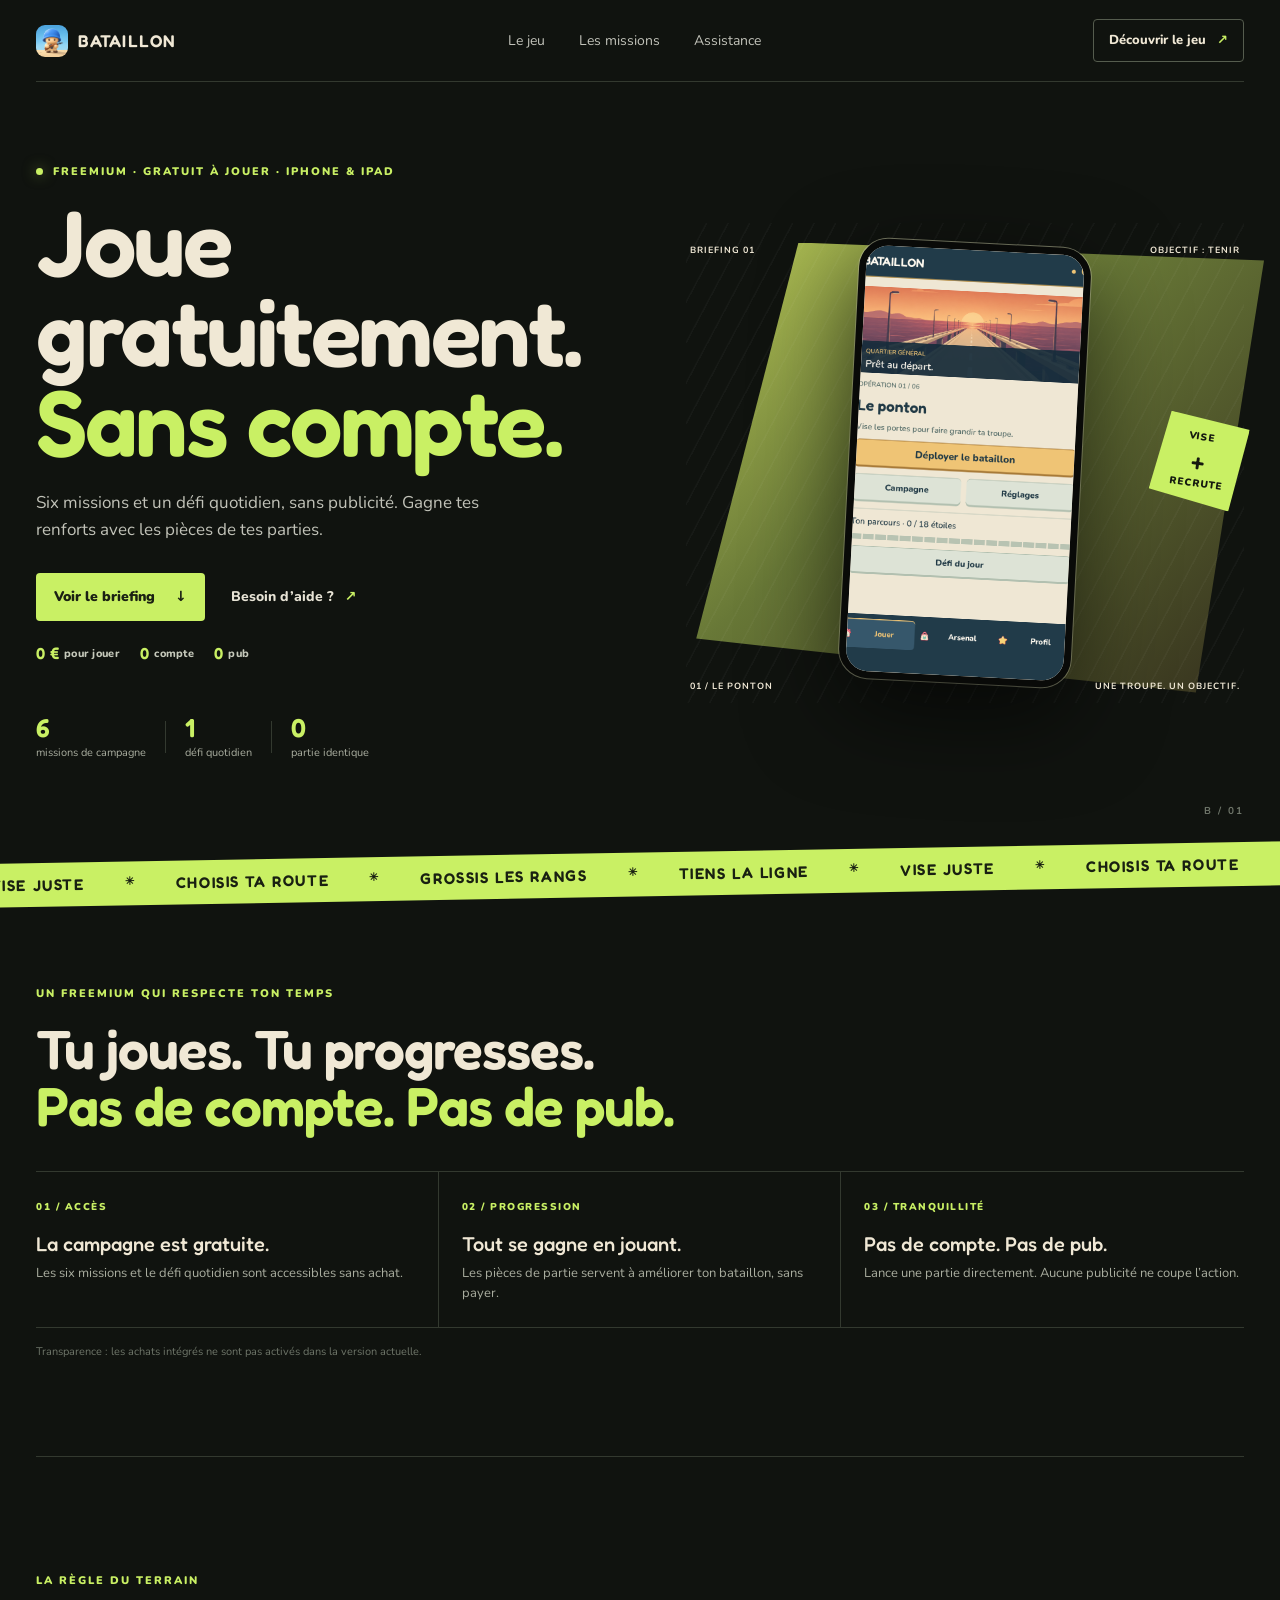
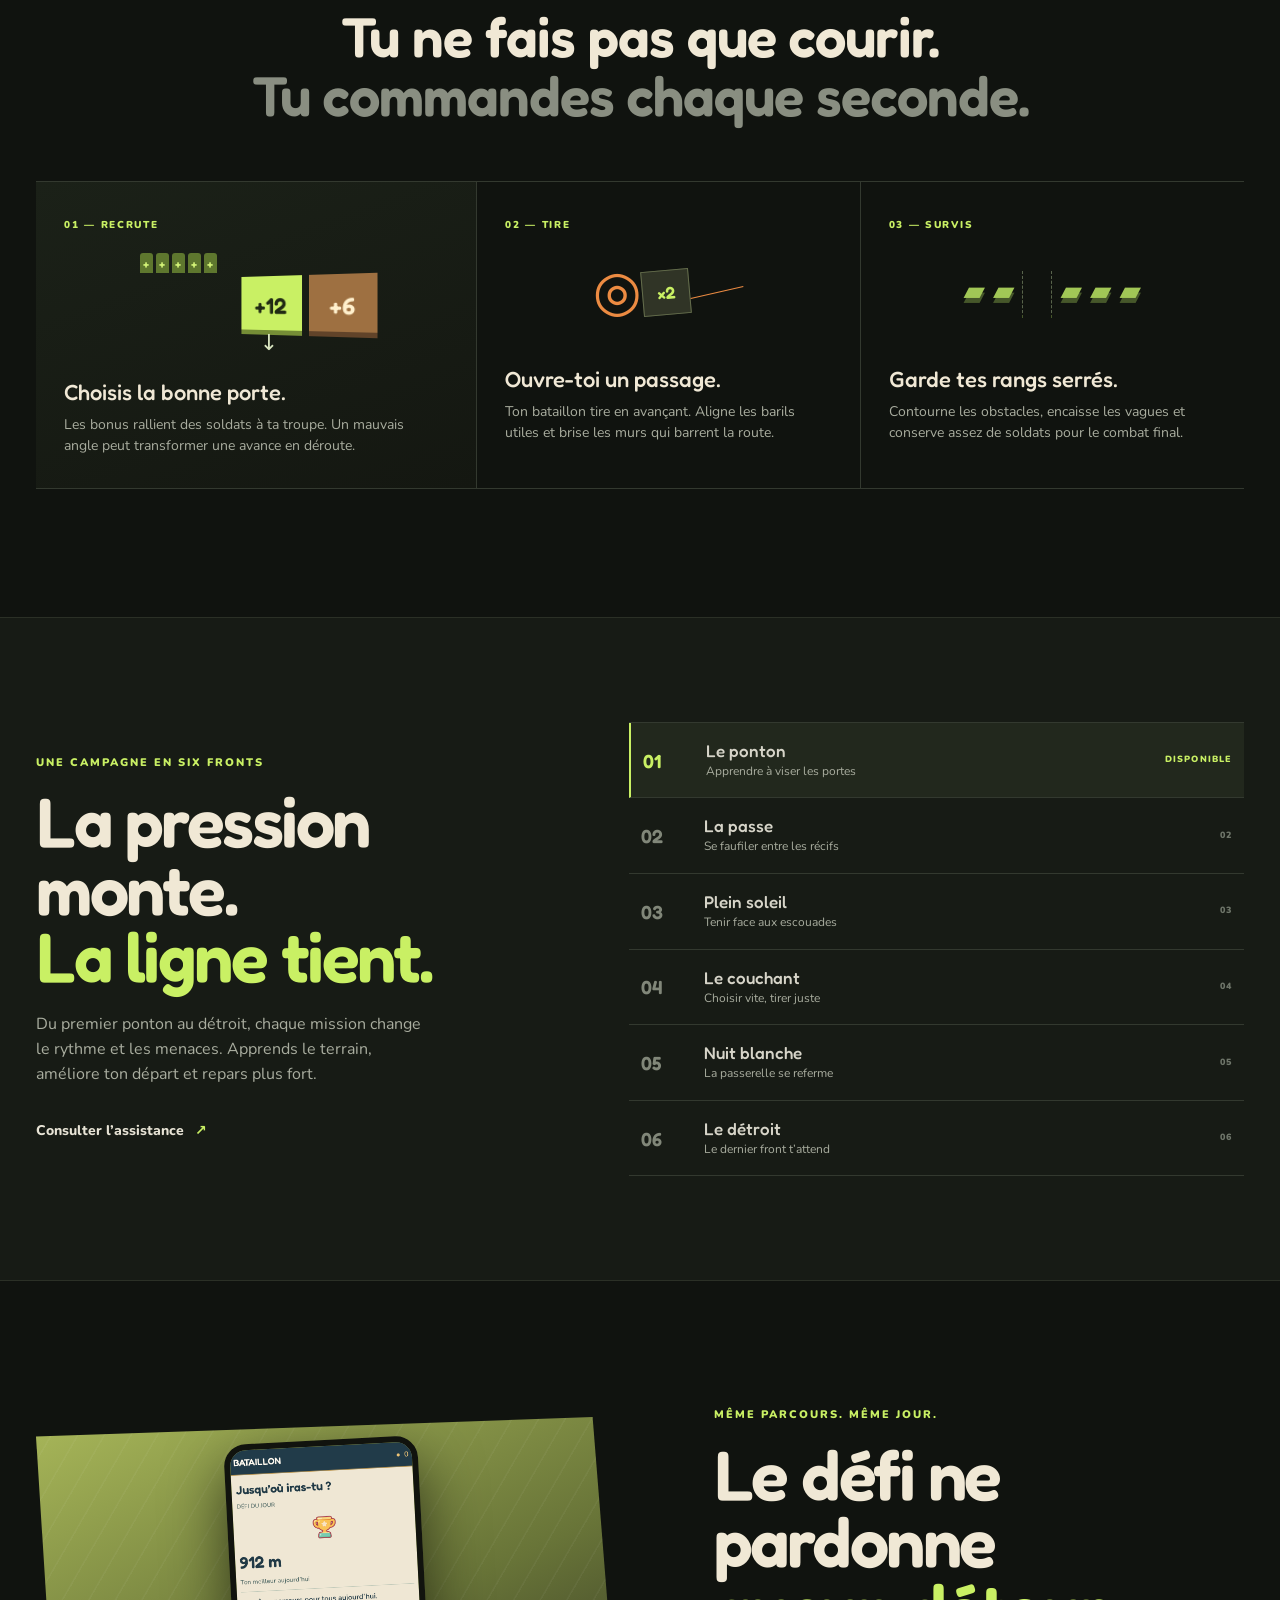
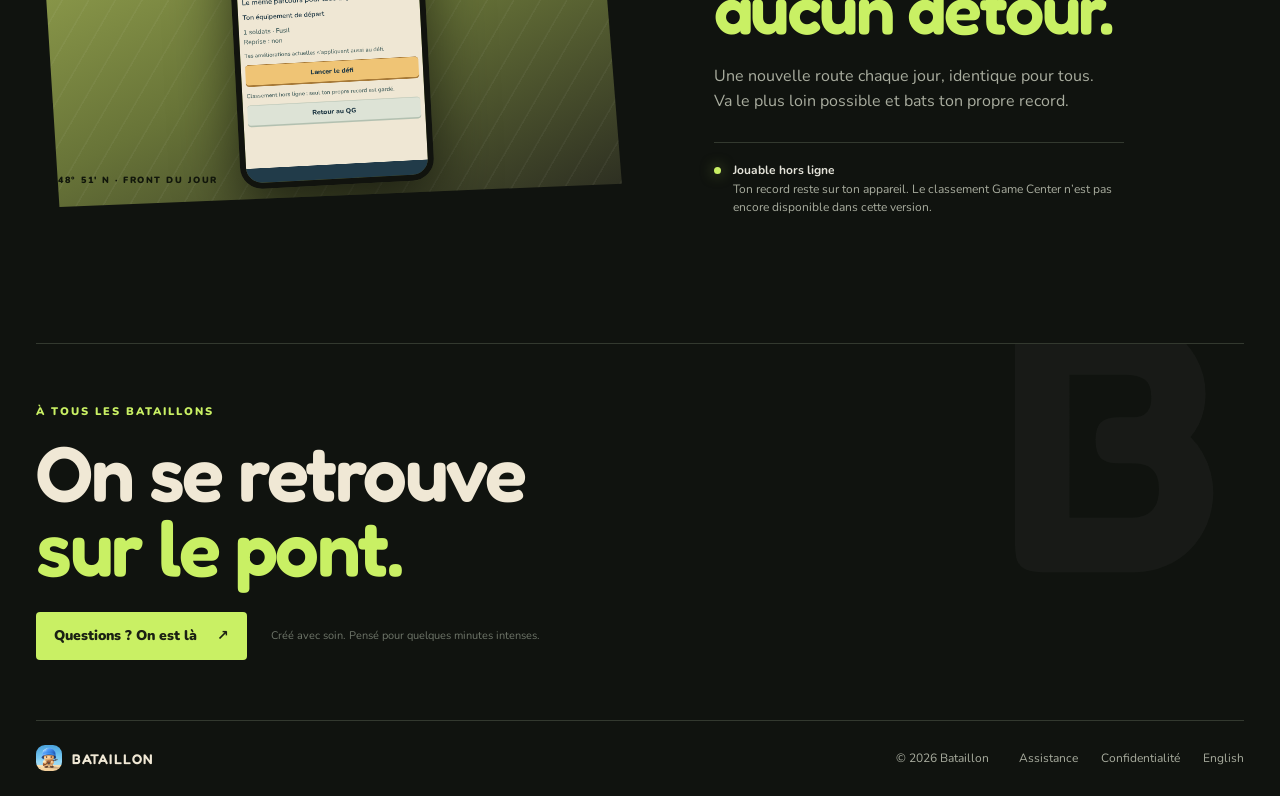
<file: index.html>
<!doctype html>
<html lang="fr">
<head>
  <meta charset="utf-8">
  <meta name="viewport" content="width=device-width, initial-scale=1">
  <meta name="theme-color" content="#10130f">
  <meta name="description" content="Bataillon est un jeu freemium gratuit a jouer, sans compte ni publicite. Recrute ta troupe, vise les portes et mene-la au bout de la passerelle.">
  <title>Bataillon | Freemium sans compte ni pub</title>
  <link rel="icon" href="assets/icone.png">
  <link rel="stylesheet" href="styles.css">
</head>
<body>
  <header class="site-header wrap">
    <a class="brand" href="./" aria-label="Bataillon, accueil"><img src="assets/icone.png" alt=""><span>BATAILLON</span></a>
    <nav class="main-nav" aria-label="Navigation principale">
      <a href="#jeu">Le jeu</a><a href="#missions">Les missions</a><a href="assistance/">Assistance</a>
    </nav>
    <a class="nav-cta" href="#jeu">Découvrir le jeu <span aria-hidden="true">↗</span></a>
  </header>

  <main>
    <section class="hero wrap" aria-labelledby="hero-title">
      <div class="hero-copy">
        <p class="eyebrow"><span class="live-dot"></span> FREEMIUM &middot; GRATUIT &Agrave; JOUER &middot; iPhone &amp; iPad</p>
        <h1 id="hero-title">Joue gratuitement.<br><em>Sans compte.</em></h1>
        <p class="hero-intro">Six missions et un d&eacute;fi quotidien, sans publicit&eacute;. Gagne tes renforts avec les pi&egrave;ces de tes parties.</p>
        <div class="hero-actions"><a class="button button-primary" href="#jeu">Voir le briefing <span aria-hidden="true">↓</span></a><a class="text-link" href="assistance/">Besoin d’aide ? <span aria-hidden="true">↗</span></a></div>
        <div class="hero-features" aria-label="Le modele Bataillon"><span><b>0 &euro;</b> pour jouer</span><span><b>0</b> compte</span><span><b>0</b> pub</span></div>
        <div class="hero-stats" aria-label="Caractéristiques du jeu"><div><strong>6</strong><span>missions de campagne</span></div><i></i><div><strong>1</strong><span>défi quotidien</span></div><i></i><div><strong>0</strong><span>partie identique</span></div></div>
      </div>
      <div class="hero-art" aria-label="Aperçu du quartier général de Bataillon">
        <div class="art-backdrop"></div><div class="art-label"><span>BRIEFING 01</span><span>OBJECTIF : TENIR</span></div>
        <div class="phone-frame"><img src="assets/qg.png" alt="Écran du quartier général : mission, progression et bouton de déploiement"></div>
        <div class="art-stamp"><span>VISE</span><b>+</b><span>RECRUTE</span></div>
        <div class="art-caption"><span>01 / LE PONTON</span><span>UNE TROUPE. UN OBJECTIF.</span></div>
      </div>
      <span class="hero-index" aria-hidden="true">B / 01</span>
    </section>

    <section class="marquee" aria-label="Les mécaniques de Bataillon"><div class="marquee-track"><span>VISE JUSTE</span><b>✳</b><span>CHOISIS TA ROUTE</span><b>✳</b><span>GROSSIS LES RANGS</span><b>✳</b><span>TIENS LA LIGNE</span><b>✳</b><span>VISE JUSTE</span><b>✳</b><span>CHOISIS TA ROUTE</span><b>✳</b></div></section>

    <section class="freemium-section wrap" aria-labelledby="freemium-title">
      <div class="freemium-heading"><p class="eyebrow">Un freemium qui respecte ton temps</p><h2 id="freemium-title">Tu joues. Tu progresses.<br><em>Pas de compte. Pas de pub.</em></h2></div>
      <div class="freemium-points"><article><span>01 / ACC&Egrave;S</span><h3>La campagne est gratuite.</h3><p>Les six missions et le d&eacute;fi quotidien sont accessibles sans achat.</p></article><article><span>02 / PROGRESSION</span><h3>Tout se gagne en jouant.</h3><p>Les pi&egrave;ces de partie servent &agrave; am&eacute;liorer ton bataillon, sans payer.</p></article><article><span>03 / TRANQUILLIT&Eacute;</span><h3>Pas de compte. Pas de pub.</h3><p>Lance une partie directement. Aucune publicit&eacute; ne coupe l&rsquo;action.</p></article></div>
      <p class="freemium-note">Transparence : les achats int&eacute;gr&eacute;s ne sont pas activ&eacute;s dans la version actuelle.</p>
    </section>

    <section class="game-section wrap" id="jeu">
      <div class="section-heading"><p class="eyebrow">La règle du terrain</p><h2>Tu ne fais pas que courir.<br><span>Tu commandes chaque seconde.</span></h2></div>
      <div class="mechanic-grid">
        <article class="mechanic mechanic-large"><span class="mechanic-number">01 — RECRUTE</span><div class="door-diagram" aria-hidden="true"><div class="soldier-row"><b>+</b><b>+</b><b>+</b><b>+</b><b>+</b></div><div class="door-pair"><span>+12</span><span>+6</span></div><div class="path-arrow">↓</div></div><h3>Choisis la bonne porte.</h3><p>Les bonus rallient des soldats à ta troupe. Un mauvais angle peut transformer une avance en déroute.</p></article>
        <article class="mechanic"><span class="mechanic-number">02 — TIRE</span><div class="target-illustration" aria-hidden="true"><div class="reticle">◎</div><div class="target-barrel">×2</div><span class="shot-line"></span></div><h3>Ouvre-toi un passage.</h3><p>Ton bataillon tire en avançant. Aligne les barils utiles et brise les murs qui barrent la route.</p></article>
        <article class="mechanic"><span class="mechanic-number">03 — SURVIS</span><div class="formation-illustration" aria-hidden="true"><span>▰</span><span>▰</span><span class="formation-gap"></span><span>▰</span><span>▰</span><span>▰</span></div><h3>Garde tes rangs serrés.</h3><p>Contourne les obstacles, encaisse les vagues et conserve assez de soldats pour le combat final.</p></article>
      </div>
    </section>

    <section class="campaign-section" id="missions">
      <div class="wrap campaign-layout"><div><p class="eyebrow">Une campagne en six fronts</p><h2>La pression monte.<br><em>La ligne tient.</em></h2><p class="campaign-lead">Du premier ponton au détroit, chaque mission change le rythme et les menaces. Apprends le terrain, améliore ton départ et repars plus fort.</p><a class="text-link" href="assistance/">Consulter l’assistance <span aria-hidden="true">↗</span></a></div>
        <ol class="mission-list"><li class="mission active"><span class="mission-count">01</span><span class="mission-info"><strong>Le ponton</strong><small>Apprendre à viser les portes</small></span><span class="mission-mark">DISPONIBLE</span></li><li class="mission"><span class="mission-count">02</span><span class="mission-info"><strong>La passe</strong><small>Se faufiler entre les récifs</small></span><span class="mission-mark">02</span></li><li class="mission"><span class="mission-count">03</span><span class="mission-info"><strong>Plein soleil</strong><small>Tenir face aux escouades</small></span><span class="mission-mark">03</span></li><li class="mission"><span class="mission-count">04</span><span class="mission-info"><strong>Le couchant</strong><small>Choisir vite, tirer juste</small></span><span class="mission-mark">04</span></li><li class="mission"><span class="mission-count">05</span><span class="mission-info"><strong>Nuit blanche</strong><small>La passerelle se referme</small></span><span class="mission-mark">05</span></li><li class="mission"><span class="mission-count">06</span><span class="mission-info"><strong>Le détroit</strong><small>Le dernier front t’attend</small></span><span class="mission-mark">06</span></li></ol>
      </div>
    </section>

    <section class="daily-section wrap"><div class="daily-art"><img src="assets/defi.png" alt="Préparation du défi quotidien de Bataillon"><span class="daily-coordinate">48° 51′ N · FRONT DU JOUR</span></div><div class="daily-copy"><p class="eyebrow">Même parcours. Même jour.</p><h2>Le défi ne pardonne<br><em>aucun détour.</em></h2><p>Une nouvelle route chaque jour, identique pour tous. Va le plus loin possible et bats ton propre record.</p><div class="offline-note"><span class="status-mark"></span><span><strong>Jouable hors ligne</strong><br>Ton record reste sur ton appareil. Le classement Game Center n’est pas encore disponible dans cette version.</span></div></div></section>

    <section class="closing wrap"><p class="eyebrow">À tous les bataillons</p><h2>On se retrouve<br><em>sur le pont.</em></h2><div class="closing-links"><a class="button button-primary" href="assistance/">Questions ? On est là <span aria-hidden="true">↗</span></a><span>Créé avec soin. Pensé pour quelques minutes intenses.</span></div><div class="closing-mark" aria-hidden="true">B</div></section>
  </main>

  <footer class="site-footer wrap"><a class="brand" href="./"><img src="assets/icone.png" alt=""><span>BATAILLON</span></a><span class="copyright">© <span id="year">2026</span> Bataillon</span><nav aria-label="Liens légaux"><a href="assistance/">Assistance</a><a href="confidentialite/">Confidentialité</a><a href="en/">English</a></nav></footer>
  <script>document.getElementById('year').textContent=new Date().getFullYear();</script>
</body>
</html>
</file>
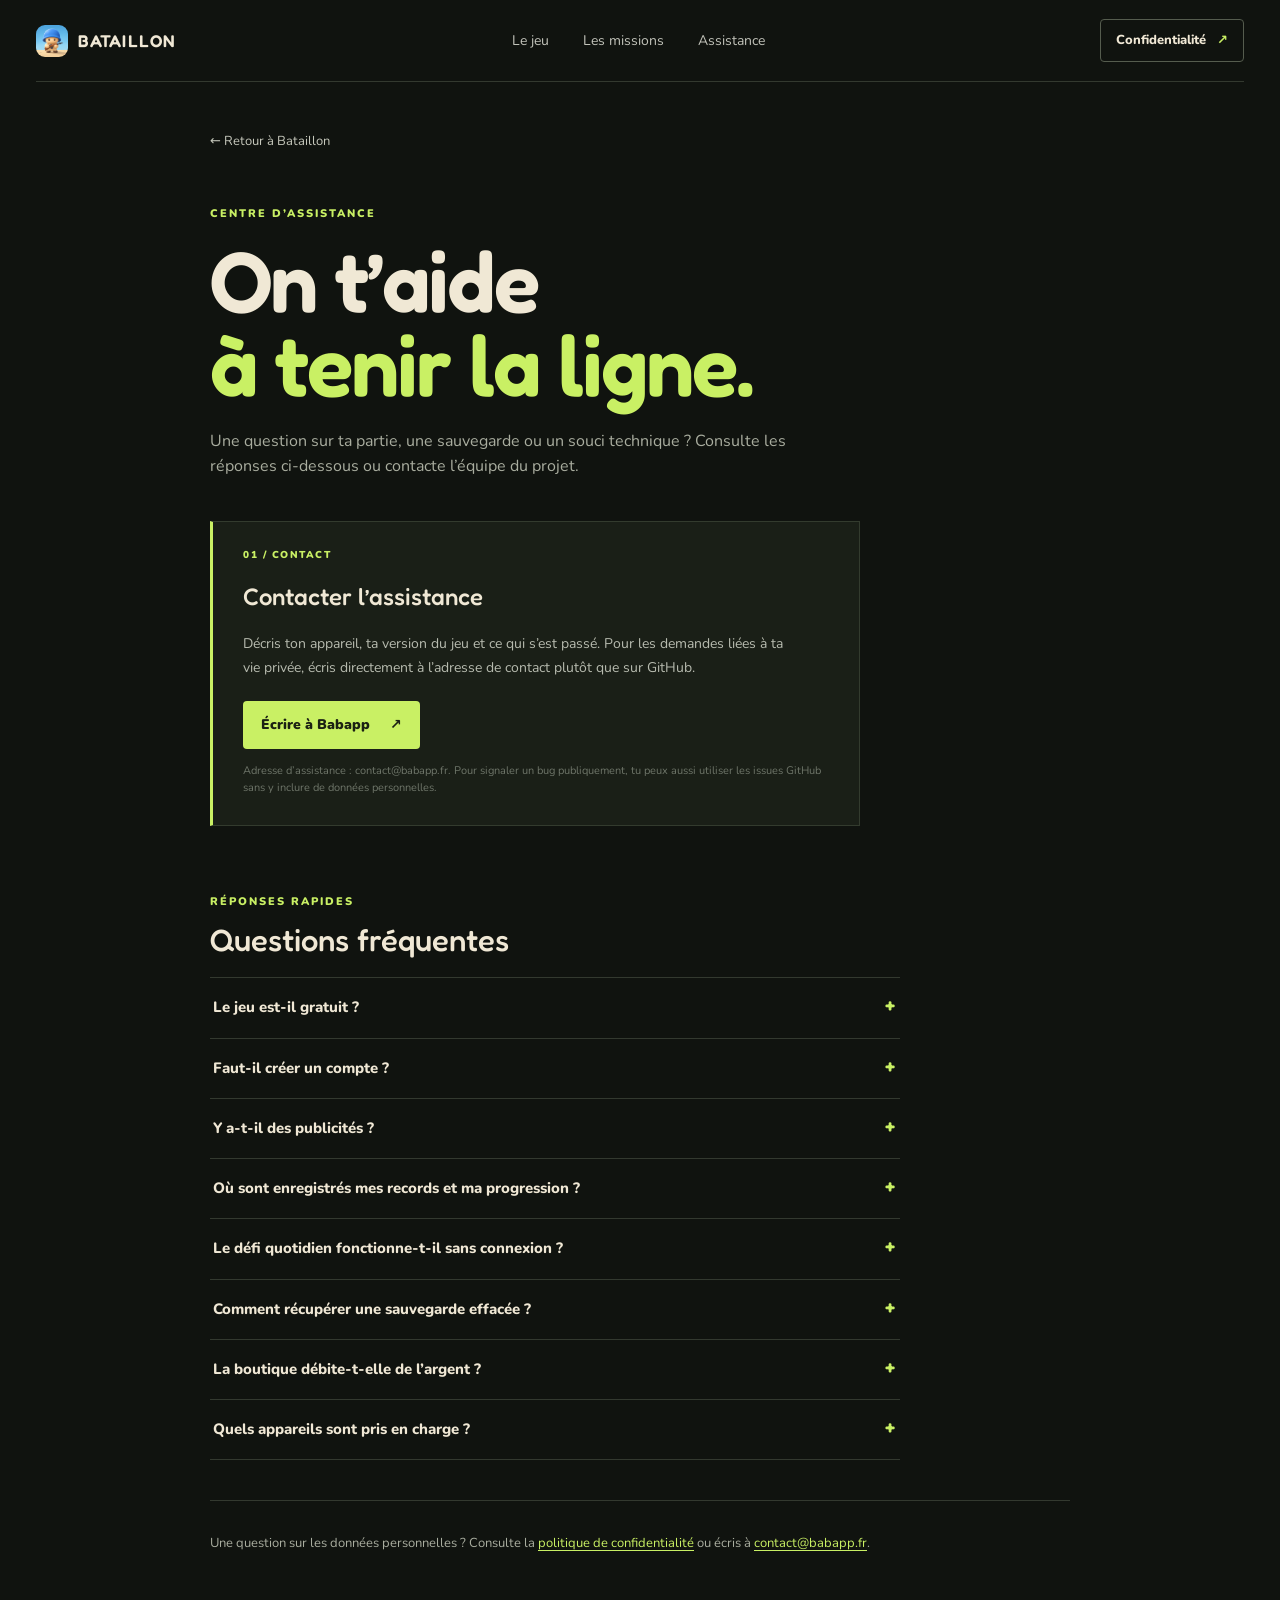
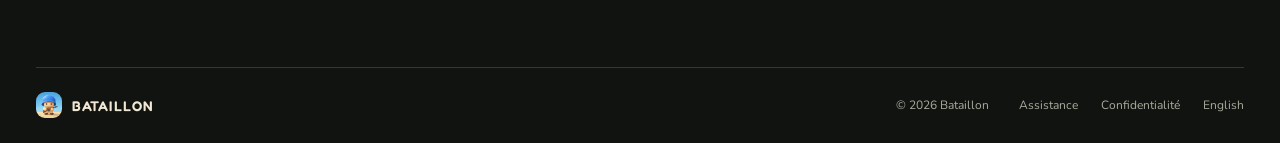
<file: assistance/index.html>
<!doctype html>
<html lang="fr">
<head><meta charset="utf-8"><meta name="viewport" content="width=device-width, initial-scale=1"><meta name="theme-color" content="#10130f"><meta name="description" content="Aide et assistance pour Bataillon : sauvegarde, progression, défi quotidien et contact du développeur."><title>Assistance — Bataillon</title><link rel="icon" href="../assets/icone.png"><link rel="stylesheet" href="../styles.css"><link rel="stylesheet" href="../legal.css"></head>
<body><header class="site-header wrap"><a class="brand" href="../"><img src="../assets/icone.png" alt=""><span>BATAILLON</span></a><nav class="main-nav" aria-label="Navigation principale"><a href="../#jeu">Le jeu</a><a href="../#missions">Les missions</a><a href="./" aria-current="page">Assistance</a></nav><a class="nav-cta" href="../confidentialite/">Confidentialité <span aria-hidden="true">↗</span></a></header>
<main class="legal wrap"><a class="back-link" href="../">← Retour à Bataillon</a><p class="eyebrow">Centre d’assistance</p><h1>On t’aide<br><em>à tenir la ligne.</em></h1><p class="legal-lead">Une question sur ta partie, une sauvegarde ou un souci technique ? Consulte les réponses ci-dessous ou contacte l’équipe du projet.</p>
<section class="support-panel"><div class="support-number">01 / CONTACT</div><h2>Contacter l’assistance</h2><p>Décris ton appareil, ta version du jeu et ce qui s’est passé. Pour les demandes liées à ta vie privée, écris directement à l’adresse de contact plutôt que sur GitHub.</p><a class="button button-primary" href="mailto:contact@babapp.fr?subject=Assistance%20Bataillon">Écrire à Babapp <span aria-hidden="true">↗</span></a><small>Adresse d’assistance : <a href="mailto:contact@babapp.fr">contact@babapp.fr</a>. Pour signaler un bug publiquement, tu peux aussi utiliser <a href="https://github.com/omgprod/bataillon/issues/new/choose">les issues GitHub</a> sans y inclure de données personnelles.</small></section>
<section class="faq"><p class="eyebrow">R&eacute;ponses rapides</p><h2>Questions fr&eacute;quentes</h2><details><summary>Le jeu est-il gratuit ?</summary><p>Oui. Les six missions de campagne et le d&eacute;fi quotidien sont accessibles gratuitement. Les am&eacute;liorations s&rsquo;ach&egrave;tent avec les pi&egrave;ces gagn&eacute;es en jouant ; aucun paiement r&eacute;el n&rsquo;est activ&eacute; actuellement.</p></details><details><summary>Faut-il cr&eacute;er un compte ?</summary><p>Non. Lance le jeu directement, sans inscription ni compte &agrave; cr&eacute;er. Records, pi&egrave;ces, &eacute;toiles et pr&eacute;f&eacute;rences restent enregistr&eacute;s localement sur l&rsquo;appareil.</p></details><details><summary>Y a-t-il des publicit&eacute;s ?</summary><p>Non. Bataillon n&rsquo;affiche aucune publicit&eacute; et n&rsquo;int&egrave;gre pas de suivi publicitaire.</p></details><details><summary>O&ugrave; sont enregistr&eacute;s mes records et ma progression ?</summary><p>Les &eacute;toiles, pi&egrave;ces, tenues et records sont conserv&eacute;s localement sur l&rsquo;appareil. Supprimer l&rsquo;application ou r&eacute;initialiser l&rsquo;appareil peut effacer cette sauvegarde.</p></details><details><summary>Le d&eacute;fi quotidien fonctionne-t-il sans connexion ?</summary><p>Oui. Le parcours du jour et ton meilleur score personnel sont disponibles hors ligne. Le classement Game Center n&rsquo;est pas encore activ&eacute; dans la version actuelle.</p></details><details><summary>Comment r&eacute;cup&eacute;rer une sauvegarde effac&eacute;e ?</summary><p>La version actuelle ne synchronise pas la sauvegarde avec un compte. Si les donn&eacute;es locales ont &eacute;t&eacute; supprim&eacute;es, elles ne peuvent g&eacute;n&eacute;ralement pas &ecirc;tre restaur&eacute;es.</p></details><details><summary>La boutique d&eacute;bite-t-elle de l&rsquo;argent ?</summary><p>Non. Aucun achat int&eacute;gr&eacute; ni paiement r&eacute;el n&rsquo;est activ&eacute; dans la version actuelle.</p></details><details><summary>Quels appareils sont pris en charge ?</summary><p>Bataillon est con&ccedil;u pour iPhone et iPad. La disponibilit&eacute; d&eacute;pend de la version publi&eacute;e sur l&rsquo;App Store.</p></details></section>
<section class="legal-bottom"><p>Une question sur les données personnelles ? Consulte la <a href="../confidentialite/">politique de confidentialité</a> ou écris à <a href="mailto:contact@babapp.fr">contact@babapp.fr</a>.</p></section></main>
<footer class="site-footer wrap"><a class="brand" href="../"><img src="../assets/icone.png" alt=""><span>BATAILLON</span></a><span class="copyright">© <span id="year">2026</span> Bataillon</span><nav aria-label="Liens légaux"><a href="./">Assistance</a><a href="../confidentialite/">Confidentialité</a><a href="../en/support/">English</a></nav></footer><script>document.getElementById('year').textContent=new Date().getFullYear();</script></body></html>
</file>
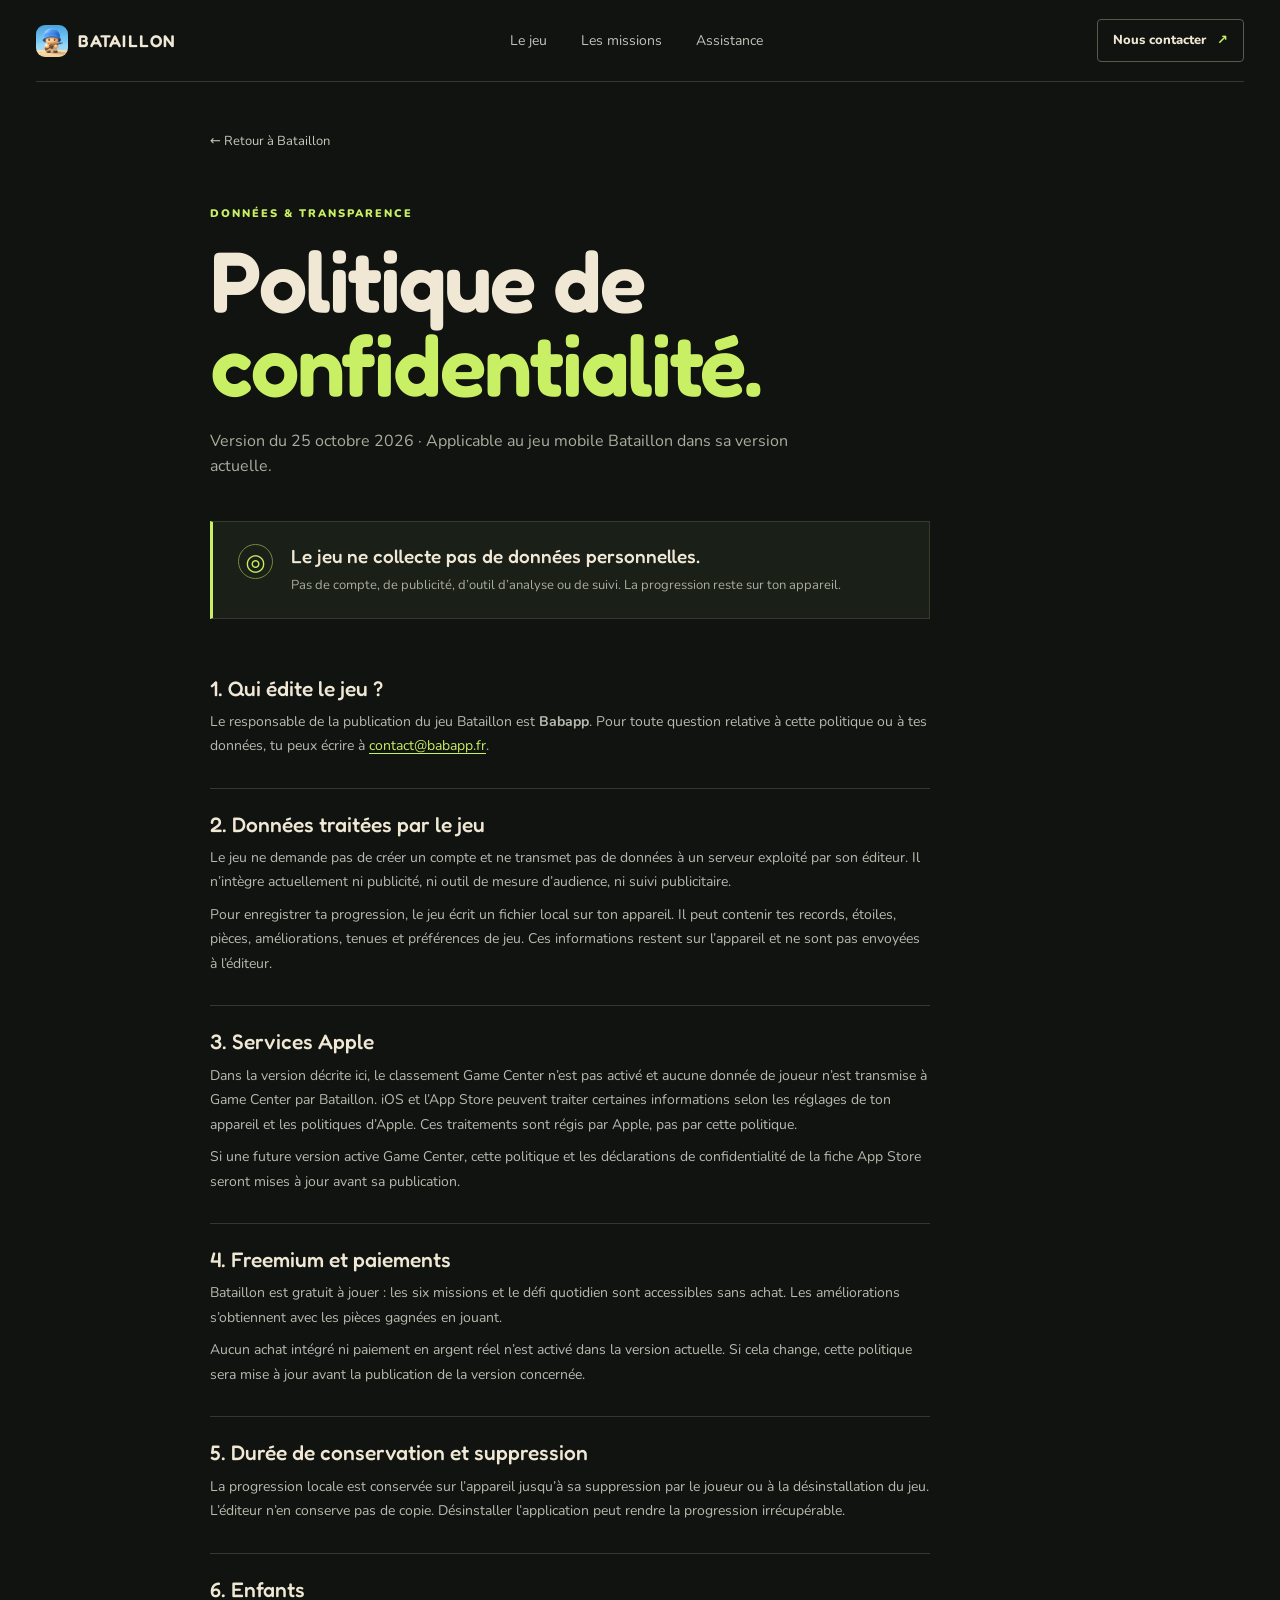
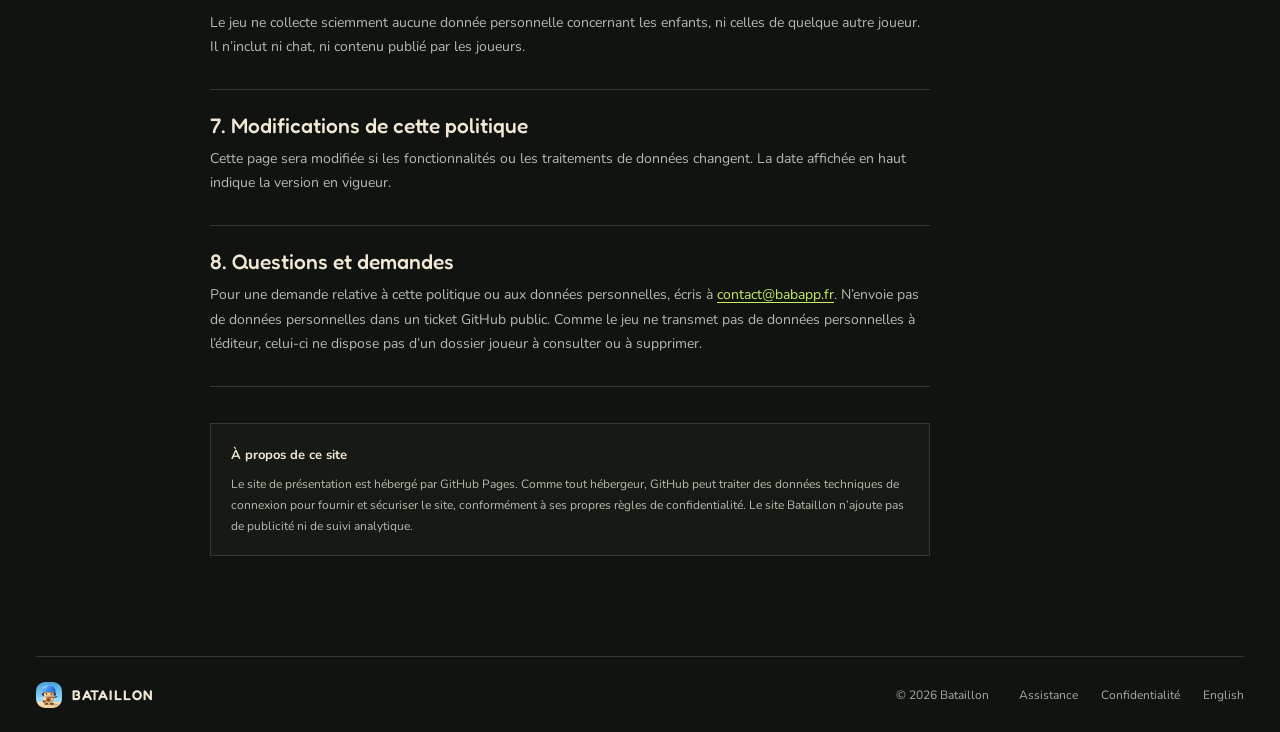
<file: confidentialite/index.html>
<!doctype html>
<html lang="fr">
<head><meta charset="utf-8"><meta name="viewport" content="width=device-width, initial-scale=1"><meta name="theme-color" content="#10130f"><meta name="description" content="Politique de confidentialité de Bataillon : données conservées localement, absence de publicité et de suivi dans la version actuelle."><title>Politique de confidentialité — Bataillon</title><link rel="icon" href="../assets/icone.png"><link rel="stylesheet" href="../styles.css"><link rel="stylesheet" href="../legal.css"></head>
<body><header class="site-header wrap"><a class="brand" href="../"><img src="../assets/icone.png" alt=""><span>BATAILLON</span></a><nav class="main-nav" aria-label="Navigation principale"><a href="../#jeu">Le jeu</a><a href="../#missions">Les missions</a><a href="../assistance/">Assistance</a></nav><a class="nav-cta" href="../assistance/">Nous contacter <span aria-hidden="true">↗</span></a></header>
<main class="legal wrap"><a class="back-link" href="../">← Retour à Bataillon</a><p class="eyebrow">Données & transparence</p><h1>Politique de<br><em>confidentialité.</em></h1><p class="legal-lead">Version du 25 octobre 2026 · Applicable au jeu mobile Bataillon dans sa version actuelle.</p>
<div class="privacy-summary"><span class="privacy-icon" aria-hidden="true">◎</span><div><strong>Le jeu ne collecte pas de données personnelles.</strong><p>Pas de compte, de publicité, d’outil d’analyse ou de suivi. La progression reste sur ton appareil.</p></div></div>
<div class="policy-copy"><section><h2>1. Qui édite le jeu ?</h2><p>Le responsable de la publication du jeu Bataillon est <strong>Babapp</strong>. Pour toute question relative à cette politique ou à tes données, tu peux écrire à <a href="mailto:contact@babapp.fr">contact@babapp.fr</a>.</p></section>
<section><h2>2. Données traitées par le jeu</h2><p>Le jeu ne demande pas de créer un compte et ne transmet pas de données à un serveur exploité par son éditeur. Il n’intègre actuellement ni publicité, ni outil de mesure d’audience, ni suivi publicitaire.</p><p>Pour enregistrer ta progression, le jeu écrit un fichier local sur ton appareil. Il peut contenir tes records, étoiles, pièces, améliorations, tenues et préférences de jeu. Ces informations restent sur l’appareil et ne sont pas envoyées à l’éditeur.</p></section>
<section><h2>3. Services Apple</h2><p>Dans la version décrite ici, le classement Game Center n’est pas activé et aucune donnée de joueur n’est transmise à Game Center par Bataillon. iOS et l’App Store peuvent traiter certaines informations selon les réglages de ton appareil et les politiques d’Apple. Ces traitements sont régis par Apple, pas par cette politique.</p><p>Si une future version active Game Center, cette politique et les déclarations de confidentialité de la fiche App Store seront mises à jour avant sa publication.</p></section>
<section><h2>4. Freemium et paiements</h2><p>Bataillon est gratuit &agrave; jouer : les six missions et le d&eacute;fi quotidien sont accessibles sans achat. Les am&eacute;liorations s&rsquo;obtiennent avec les pi&egrave;ces gagn&eacute;es en jouant.</p><p>Aucun achat int&eacute;gr&eacute; ni paiement en argent r&eacute;el n&rsquo;est activ&eacute; dans la version actuelle. Si cela change, cette politique sera mise &agrave; jour avant la publication de la version concern&eacute;e.</p></section>
<section><h2>5. Durée de conservation et suppression</h2><p>La progression locale est conservée sur l’appareil jusqu’à sa suppression par le joueur ou à la désinstallation du jeu. L’éditeur n’en conserve pas de copie. Désinstaller l’application peut rendre la progression irrécupérable.</p></section>
<section><h2>6. Enfants</h2><p>Le jeu ne collecte sciemment aucune donnée personnelle concernant les enfants, ni celles de quelque autre joueur. Il n’inclut ni chat, ni contenu publié par les joueurs.</p></section>
<section><h2>7. Modifications de cette politique</h2><p>Cette page sera modifiée si les fonctionnalités ou les traitements de données changent. La date affichée en haut indique la version en vigueur.</p></section>
<section><h2>8. Questions et demandes</h2><p>Pour une demande relative à cette politique ou aux données personnelles, écris à <a href="mailto:contact@babapp.fr">contact@babapp.fr</a>. N’envoie pas de données personnelles dans un ticket GitHub public. Comme le jeu ne transmet pas de données personnelles à l’éditeur, celui-ci ne dispose pas d’un dossier joueur à consulter ou à supprimer.</p></section>
<aside class="hosting-note"><strong>À propos de ce site</strong><p>Le site de présentation est hébergé par GitHub Pages. Comme tout hébergeur, GitHub peut traiter des données techniques de connexion pour fournir et sécuriser le site, conformément à ses propres règles de confidentialité. Le site Bataillon n’ajoute pas de publicité ni de suivi analytique.</p></aside></div></main>
<footer class="site-footer wrap"><a class="brand" href="../"><img src="../assets/icone.png" alt=""><span>BATAILLON</span></a><span class="copyright">© <span id="year">2026</span> Bataillon</span><nav aria-label="Liens légaux"><a href="../assistance/">Assistance</a><a href="./">Confidentialité</a><a href="../en/privacy/">English</a></nav></footer><script>document.getElementById('year').textContent=new Date().getFullYear();</script></body></html>
</file>
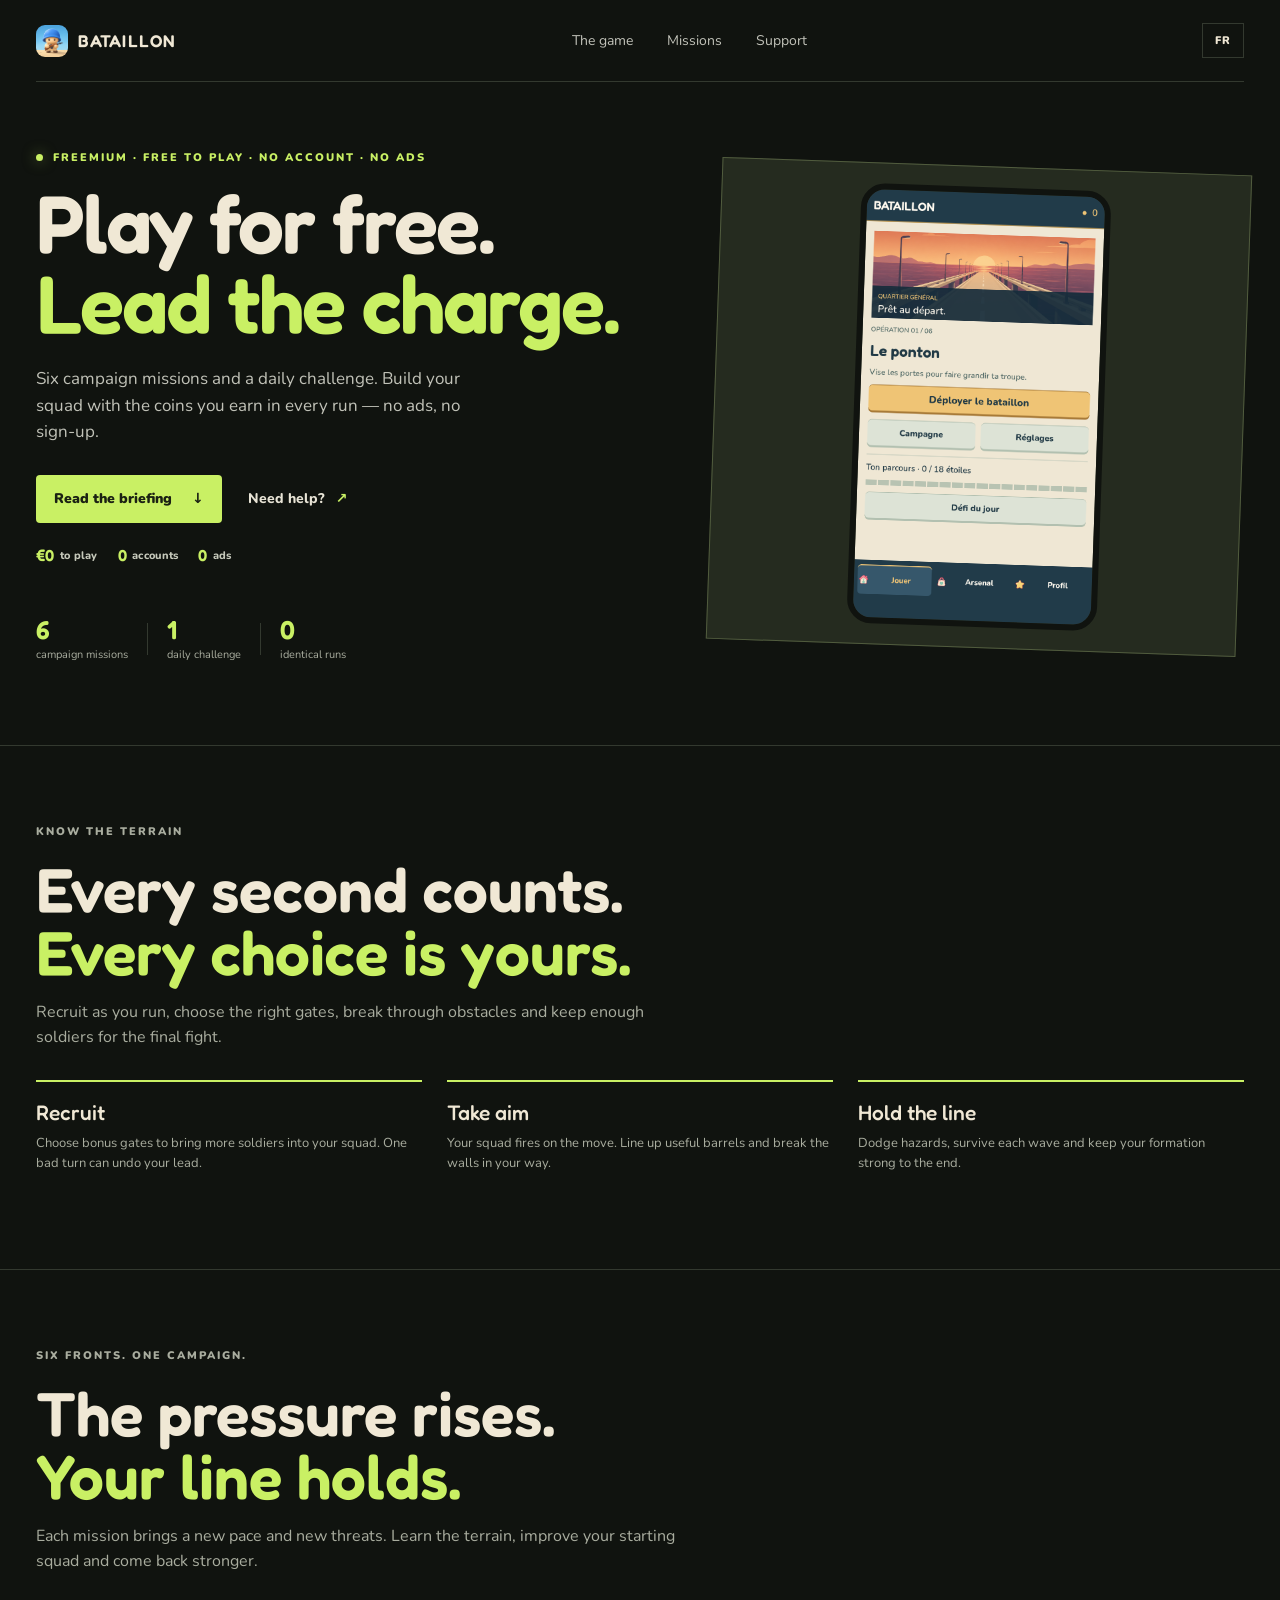
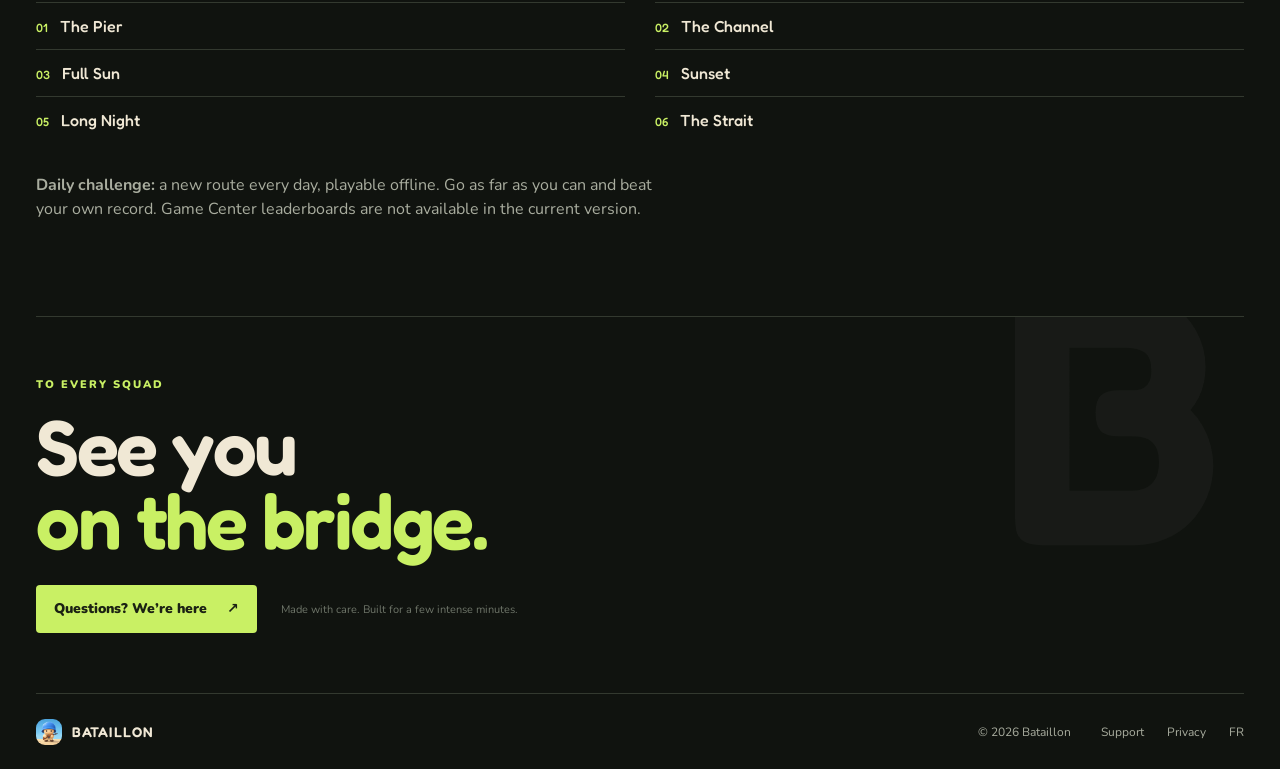
<file: en/index.html>
<!doctype html><html lang="en"><head><meta charset="utf-8"><meta name="viewport" content="width=device-width, initial-scale=1"><meta name="theme-color" content="#10130f"><meta name="description" content="Bataillon is a free-to-play game for iPhone and iPad. No account, no ads. Recruit your squad, pick your route and hold the line."><title>Bataillon — Free to play. No account. No ads.</title><link rel="icon" href="../../assets/icone.png"><link rel="stylesheet" href="../../styles.css"><style>.language-link{font-size:11px;font-weight:900;letter-spacing:.08em;border:1px solid var(--line);padding:8px 12px;color:var(--cream)}.en-hero{padding-block:68px 82px}.en-grid{display:grid;grid-template-columns:1fr .85fr;gap:55px;align-items:center}.en-grid h1{font:600 clamp(55px,6.4vw,84px)/.97 var(--display);letter-spacing:-2px;margin:0}.en-grid h1 em,.en-section h2 em{font-style:normal;color:var(--lime)}.en-art{position:relative;background:#252b1f;padding:20px;transform:rotate(2deg);border:1px solid #515c3e}.en-art img{width:min(100%,250px);height:440px;object-fit:cover;object-position:top;margin:auto;border:6px solid #10130f;border-radius:24px}.en-section{padding-block:78px;border-top:1px solid var(--line)}.en-section h2{font:600 clamp(40px,5vw,62px)/1.02 var(--display);margin:0 0 16px}.en-section>div>p{color:var(--muted);max-width:650px}.en-cards{display:grid;grid-template-columns:repeat(3,1fr);gap:25px;margin-top:30px}.en-cards article{border-top:2px solid var(--lime);padding:18px 0}.en-cards h3{font:500 21px var(--display);margin:0 0 8px}.en-cards p{font-size:13px;color:var(--muted);margin:0}.en-missions{display:grid;grid-template-columns:repeat(2,1fr);gap:0 30px;margin-top:28px}.en-missions div{padding:13px 0;border-top:1px solid var(--line);color:var(--cream);font:500 16px var(--display)}.en-missions span{color:var(--lime);font-size:12px;margin-right:12px}@media(max-width:640px){.en-hero{padding-block:48px 60px}.en-grid{grid-template-columns:1fr;gap:30px}.en-grid h1{font-size:61px}.en-art img{height:360px;width:200px}.en-cards,.en-missions{grid-template-columns:1fr}.en-section{padding-block:58px}}</style></head><body><header class="site-header wrap"><a class="brand" href="./"><img src="../../assets/icone.png" alt=""><span>BATAILLON</span></a><nav class="main-nav" aria-label="Main navigation"><a href="#game">The game</a><a href="#missions">Missions</a><a href="support/">Support</a></nav><a class="language-link" href="../">FR</a></header><main><section class="en-hero wrap"><div class="en-grid"><div><p class="eyebrow"><span class="live-dot"></span> FREEMIUM · FREE TO PLAY · NO ACCOUNT · NO ADS</p><h1>Play for free.<br><em>Lead the charge.</em></h1><p class="hero-intro">Six campaign missions and a daily challenge. Build your squad with the coins you earn in every run — no ads, no sign-up.</p><div class="hero-actions"><a class="button button-primary" href="#game">Read the briefing <span>↓</span></a><a class="text-link" href="support/">Need help? <span>↗</span></a></div><div class="hero-features"><span><b>€0</b> to play</span><span><b>0</b> accounts</span><span><b>0</b> ads</span></div><div class="hero-stats"><div><strong>6</strong><span>campaign missions</span></div><i></i><div><strong>1</strong><span>daily challenge</span></div><i></i><div><strong>0</strong><span>identical runs</span></div></div></div><div class="en-art"><img src="../../assets/qg.png" alt="Bataillon headquarters screen with mission progress and deployment button"></div></div></section><section class="en-section" id="game"><div class="wrap"><p class="eyebrow">Know the terrain</p><h2>Every second counts.<br><em>Every choice is yours.</em></h2><p>Recruit as you run, choose the right gates, break through obstacles and keep enough soldiers for the final fight.</p><div class="en-cards"><article><h3>Recruit</h3><p>Choose bonus gates to bring more soldiers into your squad. One bad turn can undo your lead.</p></article><article><h3>Take aim</h3><p>Your squad fires on the move. Line up useful barrels and break the walls in your way.</p></article><article><h3>Hold the line</h3><p>Dodge hazards, survive each wave and keep your formation strong to the end.</p></article></div></div></section><section class="en-section" id="missions"><div class="wrap"><p class="eyebrow">Six fronts. One campaign.</p><h2>The pressure rises.<br><em>Your line holds.</em></h2><p>Each mission brings a new pace and new threats. Learn the terrain, improve your starting squad and come back stronger.</p><div class="en-missions"><div><span>01</span>The Pier</div><div><span>02</span>The Channel</div><div><span>03</span>Full Sun</div><div><span>04</span>Sunset</div><div><span>05</span>Long Night</div><div><span>06</span>The Strait</div></div><p style="margin-top:30px"><strong>Daily challenge:</strong> a new route every day, playable offline. Go as far as you can and beat your own record. Game Center leaderboards are not available in the current version.</p></div></section><section class="closing wrap"><p class="eyebrow">To every squad</p><h2>See you<br><em>on the bridge.</em></h2><div class="closing-links"><a class="button button-primary" href="support/">Questions? We’re here <span>↗</span></a><span>Made with care. Built for a few intense minutes.</span></div><div class="closing-mark">B</div></section></main><footer class="site-footer wrap"><a class="brand" href="./"><img src="../../assets/icone.png" alt=""><span>BATAILLON</span></a><span class="copyright">© <span id="year">2026</span> Bataillon</span><nav><a href="support/">Support</a><a href="privacy/">Privacy</a><a href="../">FR</a></nav></footer><script>document.getElementById('year').textContent=new Date().getFullYear();</script></body></html>
</file>
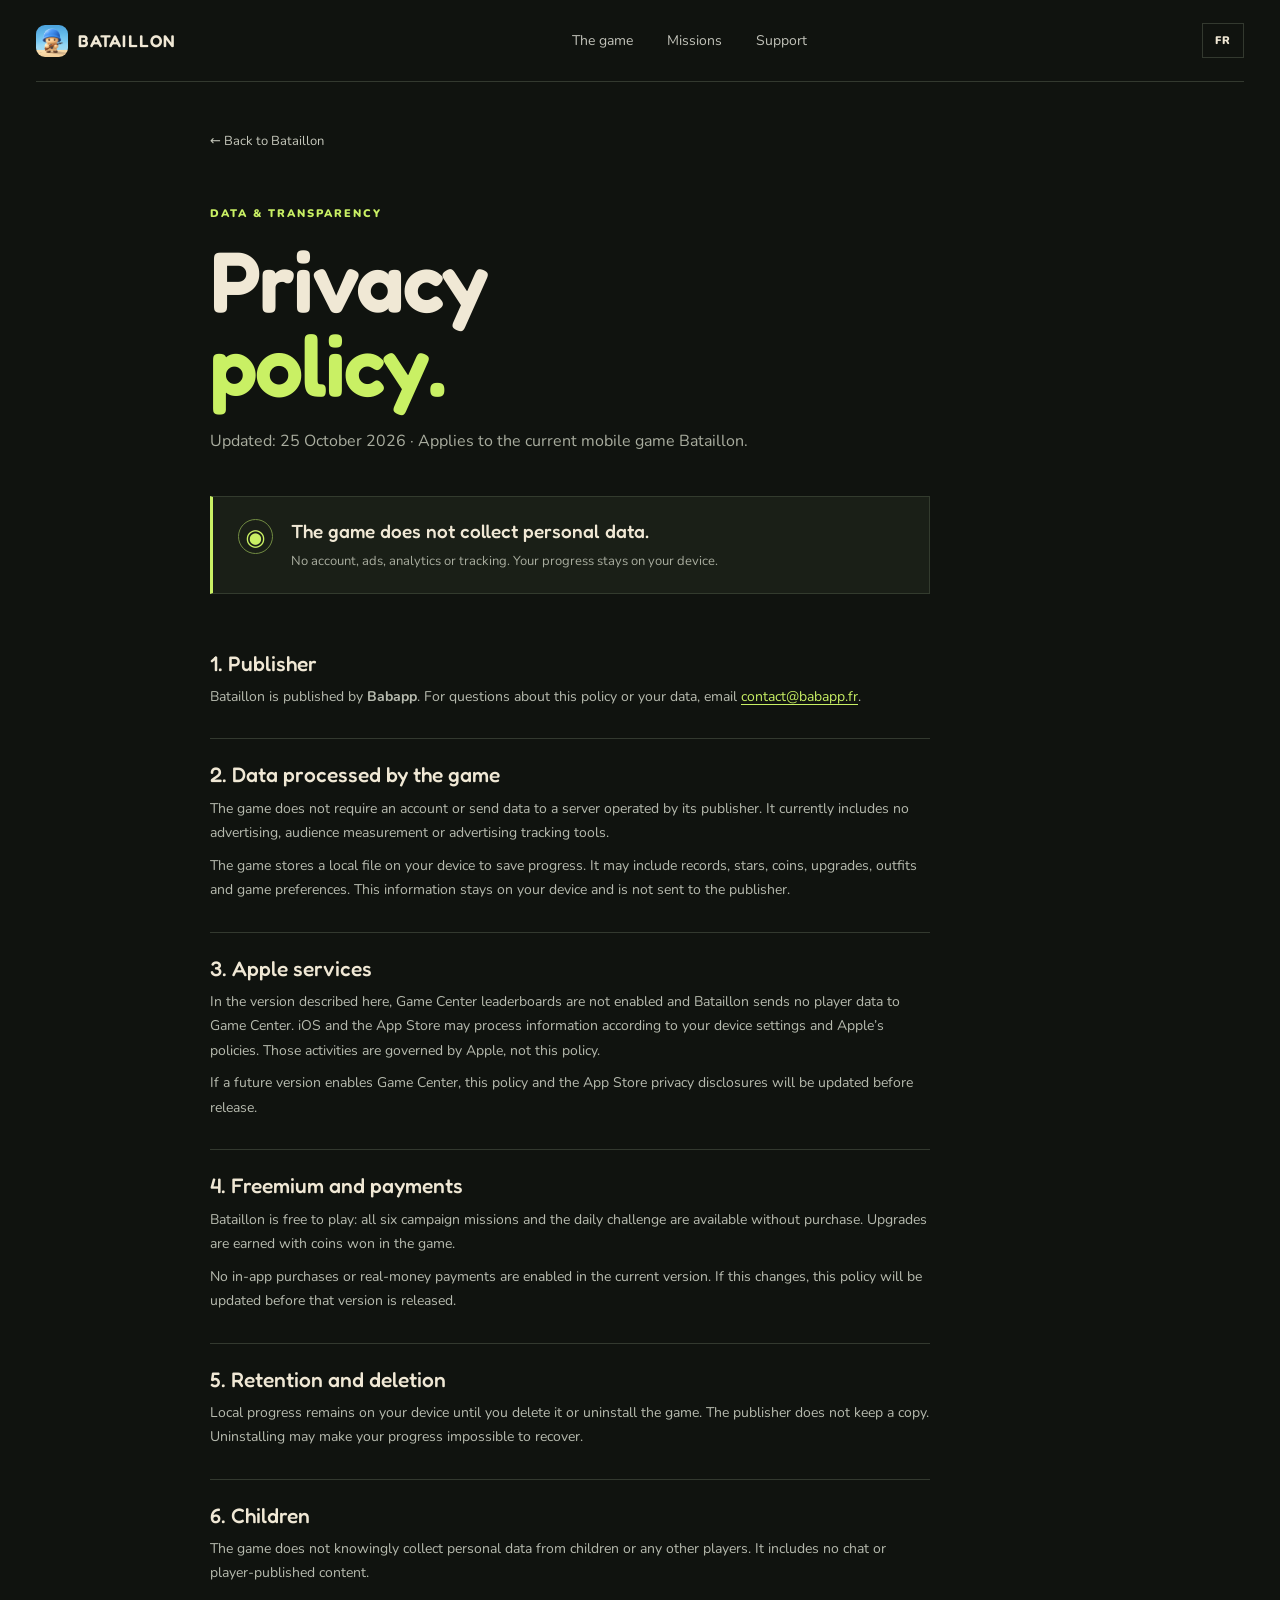
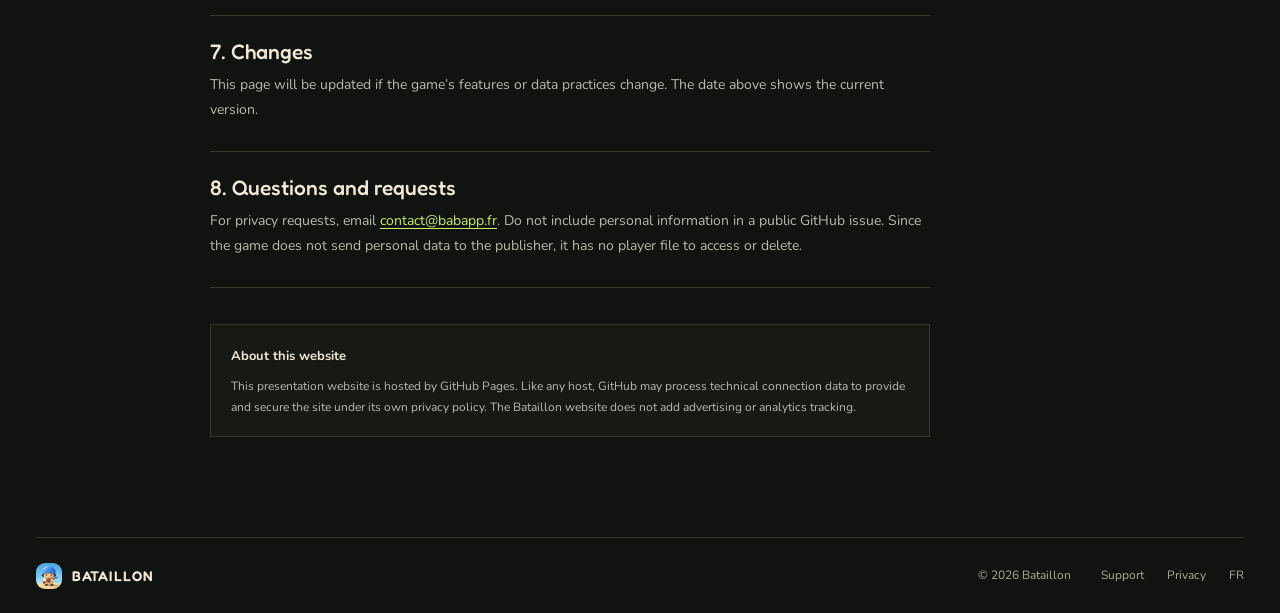
<file: en/privacy/index.html>
<!doctype html><html lang="en"><head><meta charset="utf-8"><meta name="viewport" content="width=device-width, initial-scale=1"><meta name="theme-color" content="#10130f"><meta name="description" content="Bataillon privacy policy: local save data, no ads and no tracking in the current game version."><title>Privacy Policy — Bataillon</title><link rel="icon" href="../../assets/icone.png"><link rel="stylesheet" href="../../styles.css"><link rel="stylesheet" href="../../legal.css"><style>.language-link{font-size:11px;font-weight:900;letter-spacing:.08em;border:1px solid var(--line);padding:8px 12px}</style></head><body><header class="site-header wrap"><a class="brand" href="../"><img src="../../assets/icone.png" alt=""><span>BATAILLON</span></a><nav class="main-nav"><a href="../#game">The game</a><a href="../#missions">Missions</a><a href="../support/">Support</a></nav><a class="language-link" href="../../confidentialite/">FR</a></header><main class="legal wrap"><a class="back-link" href="../">← Back to Bataillon</a><p class="eyebrow">Data &amp; transparency</p><h1>Privacy<br><em>policy.</em></h1><p class="legal-lead">Updated: 25 October 2026 · Applies to the current mobile game Bataillon.</p><div class="privacy-summary"><span class="privacy-icon" aria-hidden="true">◉</span><div><strong>The game does not collect personal data.</strong><p>No account, ads, analytics or tracking. Your progress stays on your device.</p></div></div><div class="policy-copy"><section><h2>1. Publisher</h2><p>Bataillon is published by <strong>Babapp</strong>. For questions about this policy or your data, email <a href="mailto:contact@babapp.fr">contact@babapp.fr</a>.</p></section><section><h2>2. Data processed by the game</h2><p>The game does not require an account or send data to a server operated by its publisher. It currently includes no advertising, audience measurement or advertising tracking tools.</p><p>The game stores a local file on your device to save progress. It may include records, stars, coins, upgrades, outfits and game preferences. This information stays on your device and is not sent to the publisher.</p></section><section><h2>3. Apple services</h2><p>In the version described here, Game Center leaderboards are not enabled and Bataillon sends no player data to Game Center. iOS and the App Store may process information according to your device settings and Apple’s policies. Those activities are governed by Apple, not this policy.</p><p>If a future version enables Game Center, this policy and the App Store privacy disclosures will be updated before release.</p></section><section><h2>4. Freemium and payments</h2><p>Bataillon is free to play: all six campaign missions and the daily challenge are available without purchase. Upgrades are earned with coins won in the game.</p><p>No in-app purchases or real-money payments are enabled in the current version. If this changes, this policy will be updated before that version is released.</p></section><section><h2>5. Retention and deletion</h2><p>Local progress remains on your device until you delete it or uninstall the game. The publisher does not keep a copy. Uninstalling may make your progress impossible to recover.</p></section><section><h2>6. Children</h2><p>The game does not knowingly collect personal data from children or any other players. It includes no chat or player-published content.</p></section><section><h2>7. Changes</h2><p>This page will be updated if the game’s features or data practices change. The date above shows the current version.</p></section><section><h2>8. Questions and requests</h2><p>For privacy requests, email <a href="mailto:contact@babapp.fr">contact@babapp.fr</a>. Do not include personal information in a public GitHub issue. Since the game does not send personal data to the publisher, it has no player file to access or delete.</p></section><aside class="hosting-note"><strong>About this website</strong><p>This presentation website is hosted by GitHub Pages. Like any host, GitHub may process technical connection data to provide and secure the site under its own privacy policy. The Bataillon website does not add advertising or analytics tracking.</p></aside></div></main><footer class="site-footer wrap"><a class="brand" href="../"><img src="../../assets/icone.png" alt=""><span>BATAILLON</span></a><span class="copyright">© <span id="year">2026</span> Bataillon</span><nav><a href="../support/">Support</a><a href="./">Privacy</a><a href="../../confidentialite/">FR</a></nav></footer><script>document.getElementById('year').textContent=new Date().getFullYear();</script></body></html>
</file>
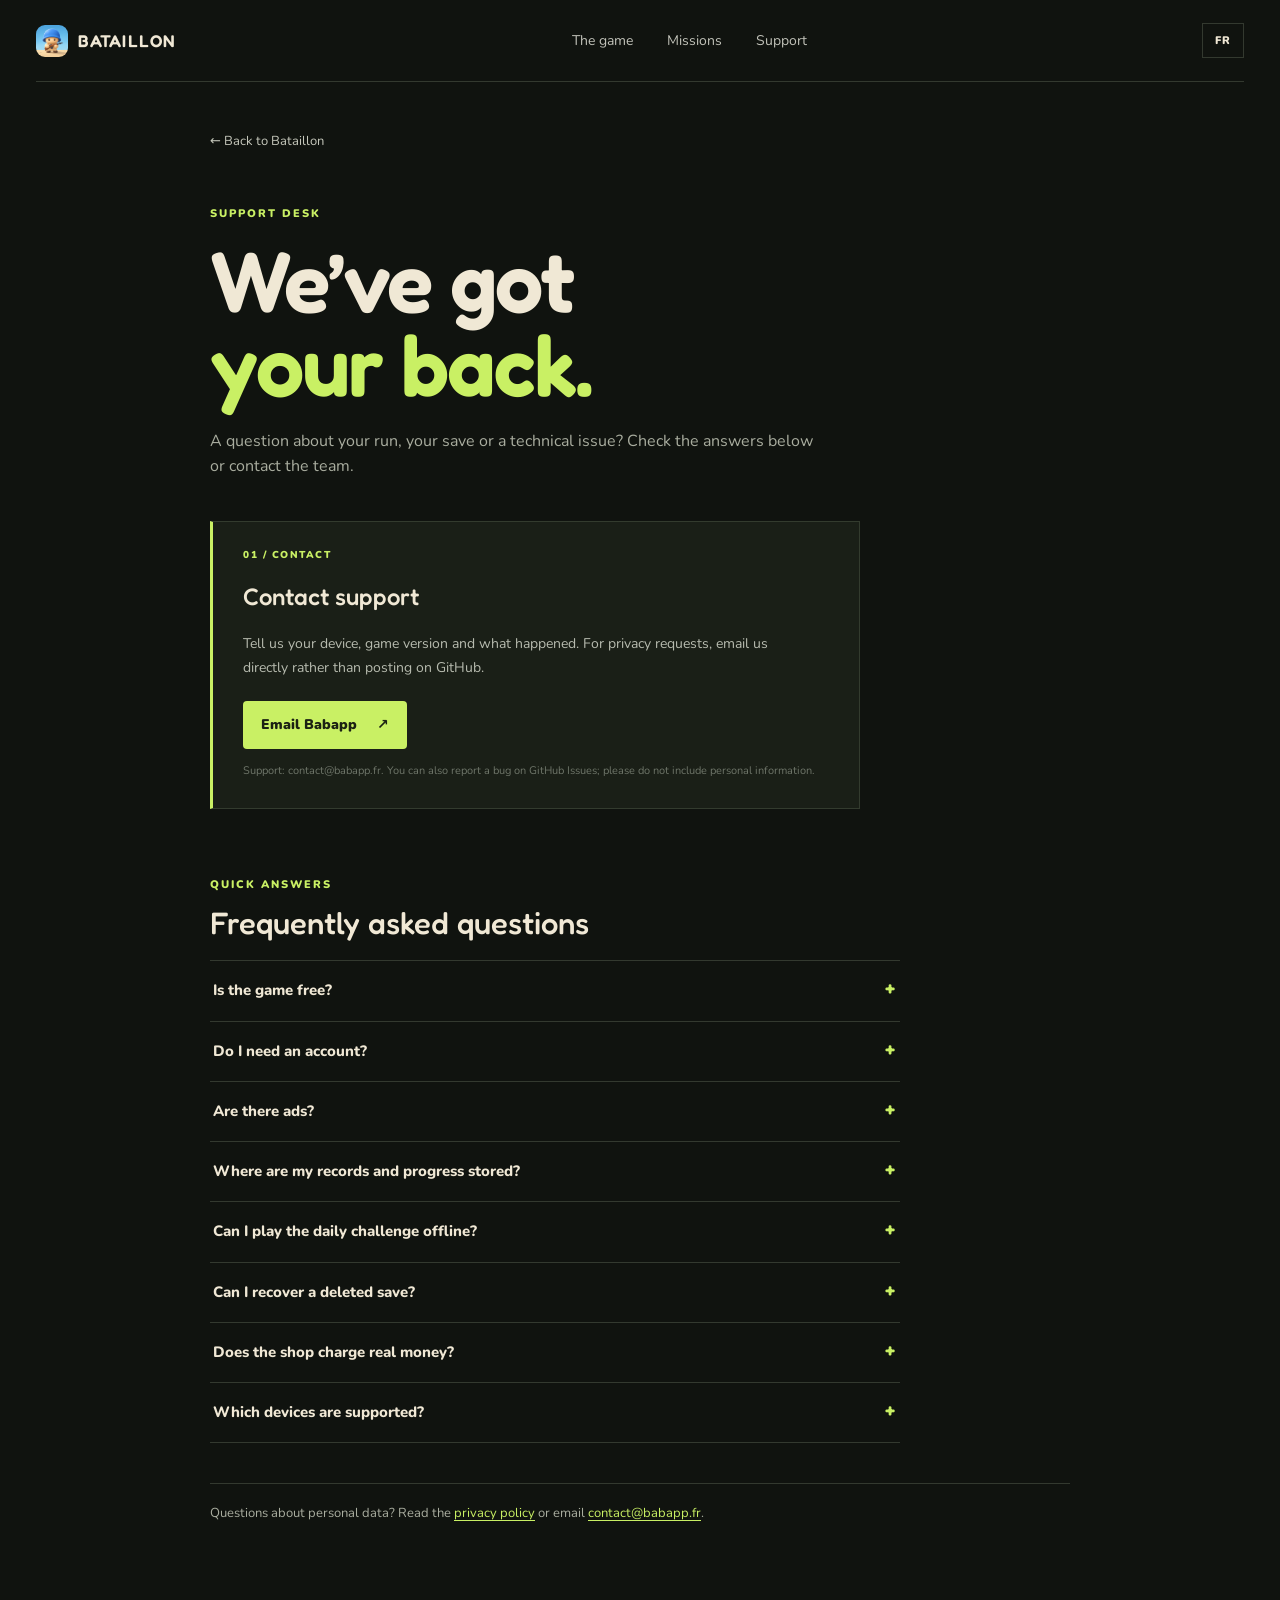
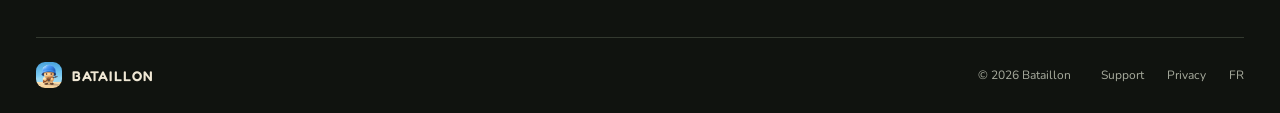
<file: en/support/index.html>
<!doctype html><html lang="en"><head><meta charset="utf-8"><meta name="viewport" content="width=device-width, initial-scale=1"><meta name="theme-color" content="#10130f"><meta name="description" content="Bataillon support: gameplay, save data, daily challenge and contact details."><title>Support — Bataillon</title><link rel="icon" href="../../assets/icone.png"><link rel="stylesheet" href="../../styles.css"><link rel="stylesheet" href="../../legal.css"><style>.language-link{font-size:11px;font-weight:900;letter-spacing:.08em;border:1px solid var(--line);padding:8px 12px}</style></head><body><header class="site-header wrap"><a class="brand" href="../"><img src="../../assets/icone.png" alt=""><span>BATAILLON</span></a><nav class="main-nav"><a href="../#game">The game</a><a href="../#missions">Missions</a><a href="./">Support</a></nav><a class="language-link" href="../../assistance/">FR</a></header><main class="legal wrap"><a class="back-link" href="../">← Back to Bataillon</a><p class="eyebrow">Support desk</p><h1>We’ve got<br><em>your back.</em></h1><p class="legal-lead">A question about your run, your save or a technical issue? Check the answers below or contact the team.</p><section class="support-panel"><div class="support-number">01 / CONTACT</div><h2>Contact support</h2><p>Tell us your device, game version and what happened. For privacy requests, email us directly rather than posting on GitHub.</p><a class="button button-primary" href="mailto:contact@babapp.fr?subject=Bataillon%20Support">Email Babapp <span>↗</span></a><small>Support: <a href="mailto:contact@babapp.fr">contact@babapp.fr</a>. You can also report a bug on <a href="https://github.com/omgprod/bataillon/issues/new/choose">GitHub Issues</a>; please do not include personal information.</small></section><section class="faq"><p class="eyebrow">Quick answers</p><h2>Frequently asked questions</h2><details><summary>Is the game free?</summary><p>Yes. All six campaign missions and the daily challenge are free to play. Upgrades use coins earned in runs; no real-money payments are currently enabled.</p></details><details><summary>Do I need an account?</summary><p>No. Start playing without signing up. Records, coins, stars and preferences are saved locally on your device.</p></details><details><summary>Are there ads?</summary><p>No. Bataillon shows no ads and includes no advertising tracking.</p></details><details><summary>Where are my records and progress stored?</summary><p>Stars, coins, outfits and records are kept locally on your device. Deleting the app or resetting your device may erase this save.</p></details><details><summary>Can I play the daily challenge offline?</summary><p>Yes. The daily route and your personal best are available offline. Game Center leaderboards are not enabled in the current version.</p></details><details><summary>Can I recover a deleted save?</summary><p>The current version does not sync saves to an account. If local data is deleted, it generally cannot be restored.</p></details><details><summary>Does the shop charge real money?</summary><p>No. In-app purchases and real-money payments are not enabled in the current version.</p></details><details><summary>Which devices are supported?</summary><p>Bataillon is designed for iPhone and iPad. Availability depends on the version released on the App Store.</p></details></section><p class="legal-bottom">Questions about personal data? Read the <a href="../privacy/">privacy policy</a> or email <a href="mailto:contact@babapp.fr">contact@babapp.fr</a>.</p></main><footer class="site-footer wrap"><a class="brand" href="../"><img src="../../assets/icone.png" alt=""><span>BATAILLON</span></a><span class="copyright">© <span id="year">2026</span> Bataillon</span><nav><a href="./">Support</a><a href="../privacy/">Privacy</a><a href="../../assistance/">FR</a></nav></footer><script>document.getElementById('year').textContent=new Date().getFullYear();</script></body></html>
</file>
<file: styles.css>
@font-face{font-family:Fredoka;src:url('assets/Fredoka.ttf') format('truetype');font-display:swap} @font-face{font-family:Nunito;src:url('assets/Nunito.ttf') format('truetype');font-display:swap}
:root{color-scheme:dark;--bg:#10130f;--panel:#191d17;--panel-2:#22271f;--cream:#f0e8d5;--muted:#a9ad9f;--dim:#6e7569;--lime:#c9f064;--orange:#ec8b42;--line:#33392f;--display:Fredoka,'Arial Rounded MT Bold',sans-serif;--body:Nunito,system-ui,sans-serif}*{box-sizing:border-box}html{scroll-behavior:smooth;scroll-padding-top:90px}body{margin:0;background:var(--bg);color:var(--cream);font:16px/1.55 var(--body);overflow-x:hidden}a{color:inherit;text-decoration:none}img{max-width:100%;display:block}.wrap{width:min(1240px,calc(100% - 72px));margin-inline:auto}.site-header{height:82px;display:flex;align-items:center;justify-content:space-between;border-bottom:1px solid var(--line)}.brand{display:inline-flex;gap:10px;align-items:center;font:600 17px var(--display);letter-spacing:1.1px}.brand img{width:32px;height:32px;object-fit:cover;border-radius:9px}.main-nav{display:flex;gap:34px;color:#c1c2b9;font-size:14px}.main-nav a,.site-footer nav a{transition:color .18s}.main-nav a:hover,.site-footer nav a:hover{color:var(--lime)}.nav-cta{border:1px solid #555c4e;border-radius:4px;padding:10px 15px;font-size:13px;font-weight:800}.nav-cta span,.text-link span{color:var(--lime);padding-left:7px}.hero{min-height:640px;padding-block:70px 80px;position:relative;display:grid;grid-template-columns:1fr .92fr;align-items:center;gap:44px}.hero-copy{position:relative;z-index:2;padding-block:12px}.eyebrow{margin:0 0 18px;color:var(--lime);font-size:11px;line-height:1.4;font-weight:900;letter-spacing:2px;text-transform:uppercase;display:flex;align-items:center;gap:10px}.live-dot,.status-mark{width:7px;height:7px;border-radius:50%;display:inline-block;background:var(--lime);box-shadow:0 0 14px #c9f06480}.hero h1,.campaign-layout h2,.daily-copy h2,.closing h2{margin:0;font:600 clamp(60px,7.3vw,100px)/.96 var(--display);letter-spacing:-2.5px}.hero h1 em,.campaign-layout h2 em,.daily-copy h2 em,.closing h2 em{color:var(--lime);font-style:normal}.hero-intro{max-width:460px;margin:24px 0 0;color:#c1c2b8;font-size:17px}.hero-actions{display:flex;align-items:center;gap:26px;margin-top:30px}.button{min-height:48px;padding:0 18px;display:inline-flex;align-items:center;justify-content:center;gap:20px;border-radius:4px;font-weight:900;font-size:14px;transition:transform .18s,background .18s}.button:active,.nav-cta:active{transform:translateY(1px) scale(.99)}.button-primary{background:var(--lime);color:#1b2113}.button-primary:hover{background:#dcff86}.text-link{font-size:14px;font-weight:800;color:#e7e3d5}.hero-features{display:flex;flex-wrap:wrap;gap:8px 20px;margin-top:22px;color:#c6c9bb;font-size:11px;font-weight:800;letter-spacing:.3px}.hero-features span{display:flex;align-items:center;gap:5px}.hero-features b{font:600 16px var(--display);color:var(--lime)}.hero-stats{display:flex;align-items:center;gap:19px;margin-top:49px}.hero-stats div{display:grid;gap:1px}.hero-stats strong{font:600 26px var(--display);color:var(--lime)}.hero-stats span{font-size:11px;color:var(--muted)}.hero-stats i{height:32px;width:1px;background:var(--line)}.hero-art{height:480px;position:relative;isolation:isolate;display:grid;place-items:center}.art-backdrop{position:absolute;inset:20px -20px 10px 10px;background:linear-gradient(138deg,#b8c857 0%,#687837 42%,#342f1d 100%);clip-path:polygon(18% 0,100% 4%,88% 100%,0 88%);z-index:-2}.hero-art:before{content:'';position:absolute;inset:0;background:repeating-linear-gradient(118deg,transparent 0 17px,#ffffff08 18px 19px);z-index:-1}.phone-frame{width:232px;height:440px;border:7px solid #090a08;border-radius:29px;overflow:hidden;transform:rotate(3deg);background:#efe8d7;box-shadow:0 30px 90px #0009,0 0 0 1px #d4d6af88}.phone-frame img{width:100%;height:100%;object-fit:cover;object-position:top}.art-label,.art-caption{position:absolute;left:4px;right:4px;display:flex;justify-content:space-between;font:700 9px/1 var(--body);letter-spacing:1px}.art-label{top:23px}.art-caption{bottom:12px}.art-stamp{position:absolute;right:-1px;top:40%;width:92px;height:92px;background:var(--lime);color:#15190f;transform:rotate(8deg);clip-path:polygon(13% 0,100% 9%,89% 100%,0 87%);display:grid;place-content:center;text-align:center;font-size:10px;font-weight:900;letter-spacing:1px}.art-stamp b{font:500 26px var(--display);line-height:1.2}.hero-index{position:absolute;bottom:35px;right:0;font:700 10px var(--body);letter-spacing:2px;color:var(--dim)}.marquee{overflow:hidden;background:var(--lime);color:#192011;padding:12px 0;transform:rotate(-1deg) scale(1.02)}.marquee-track{display:flex;justify-content:space-around;min-width:1000px;gap:35px;white-space:nowrap;font:600 15px var(--display);letter-spacing:1.4px}.marquee-track b{font-size:11px}.game-section{padding-block:116px 128px}.section-heading{text-align:center;margin-bottom:56px}.section-heading h2{margin:0;font:600 clamp(34px,5vw,56px)/1.06 var(--display);letter-spacing:-1px}.section-heading h2 span{color:#898e81}.freemium-section{padding-block:90px 96px;border-bottom:1px solid var(--line)}.freemium-heading h2{margin:0;font:600 clamp(34px,5vw,55px)/1.05 var(--display);letter-spacing:-1px}.freemium-heading h2 em{color:var(--lime);font-style:normal}.freemium-points{display:grid;grid-template-columns:repeat(3,1fr);margin-top:36px;border-block:1px solid var(--line)}.freemium-points article{padding:21px 23px 24px;border-right:1px solid var(--line)}.freemium-points article:first-child{padding-left:0}.freemium-points article:last-child{border-right:0;padding-right:0}.freemium-points article>span{font-size:10px;font-weight:900;letter-spacing:1.5px;color:var(--lime)}.freemium-points h3{margin:14px 0 7px;font:500 20px/1.2 var(--display)}.freemium-points p{margin:0;color:var(--muted);font-size:13px}.freemium-note{margin:15px 0 0;color:var(--dim);font-size:11px}.mechanic-grid{display:grid;grid-template-columns:1.15fr 1fr 1fr;border-top:1px solid var(--line);border-bottom:1px solid var(--line)}.mechanic{padding:29px 28px 31px;border-right:1px solid var(--line);min-height:300px}.mechanic:last-child{border-right:0}.mechanic-large{background:linear-gradient(160deg,#1b2118,#141711)}.mechanic-number{color:var(--lime);font-size:10px;font-weight:900;letter-spacing:1.7px}.mechanic h3{font:500 22px/1.2 var(--display);margin:18px 0 8px}.mechanic p{margin:0;color:var(--muted);font-size:14px;max-width:340px}.door-diagram{height:112px;position:relative;display:flex;align-items:center;justify-content:center;gap:20px;margin:13px 0}.soldier-row{display:flex;gap:3px;align-self:flex-start;margin-top:4px}.soldier-row b{width:13px;height:20px;display:grid;place-items:center;background:#5e772e;color:#d1f176;font:600 12px var(--display);border-radius:3px 3px 0 0}.door-pair{height:61px;width:136px;display:flex;gap:7px;transform:perspective(90px) rotateY(-5deg)}.door-pair span{flex:1;display:grid;place-items:center;background:#c9f064;color:#202a13;font:600 23px var(--display);box-shadow:inset 0 -5px #758d36}.door-pair span+span{background:#9e7041;color:#fff0cd;box-shadow:inset 0 -5px #614329}.path-arrow{position:absolute;bottom:1px;left:51%;font-size:22px;color:#d9e5c0}.target-illustration{height:112px;display:flex;align-items:center;justify-content:center;position:relative}.reticle{font-size:56px;color:var(--orange)}.target-barrel{background:#303426;border:1px solid #646d4c;padding:11px 14px;color:var(--lime);font:600 17px var(--display);transform:rotate(-5deg)}.shot-line{width:54px;height:1px;background:var(--orange);transform:rotate(-13deg)}.formation-illustration{height:112px;display:flex;gap:8px;align-items:center;justify-content:center;color:#a1c756;font-size:28px}.formation-illustration span{filter:drop-shadow(0 5px 0 #46572a)}.formation-illustration .formation-gap{width:30px;height:42px;border-inline:1px dashed #58634c}.campaign-section{background:#171b15;border-block:1px solid #2b3026;padding-block:104px}.campaign-layout{display:grid;grid-template-columns:.9fr 1.1fr;gap:90px;align-items:center}.campaign-layout h2,.daily-copy h2{font-size:clamp(46px,5.7vw,70px)}.campaign-lead,.daily-copy>p:not(.eyebrow){max-width:400px;color:var(--muted);margin:22px 0}.campaign-layout .text-link{display:inline-block;margin-top:12px}.mission-list{list-style:none;margin:0;padding:0;border-top:1px solid var(--line)}.mission{display:grid;grid-template-columns:48px 1fr auto;align-items:center;gap:15px;padding:17px 12px;border-bottom:1px solid var(--line);color:#d6d4c8}.mission.active{background:#22281d;border-left:2px solid var(--lime)}.mission-count{font:600 19px var(--display);color:#818779}.mission.active .mission-count{color:var(--lime)}.mission-info{display:grid;gap:1px}.mission-info strong{font:500 17px var(--display)}.mission-info small{color:var(--muted);font-size:12px}.mission-mark{font-size:9px;font-weight:900;letter-spacing:1.1px;color:var(--dim)}.mission.active .mission-mark{color:var(--lime)}.daily-section{padding-block:126px;display:grid;grid-template-columns:1.05fr .95fr;gap:92px;align-items:center}.daily-art{height:390px;position:relative;background:linear-gradient(155deg,#a8b759,#687438 55%,#292a20);display:grid;place-items:center;overflow:hidden;clip-path:polygon(0 5%,95% 0,100% 94%,4% 100%)}.daily-art:before{content:'';position:absolute;inset:0;background:repeating-linear-gradient(120deg,transparent 0 21px,#ffffff0b 22px 23px)}.daily-art img{height:345px;width:194px;object-fit:cover;object-position:top;border:6px solid #11130e;border-radius:22px;transform:rotate(-3deg);box-shadow:0 22px 60px #0009}.daily-coordinate{position:absolute;left:22px;bottom:19px;color:#11160b;font-size:9px;font-weight:900;letter-spacing:1.5px}.daily-copy .offline-note{display:flex;gap:12px;max-width:410px;margin-top:28px;border-top:1px solid var(--line);padding-top:18px;font-size:12px;color:var(--muted)}.offline-note .status-mark{flex:none;margin-top:6px}.offline-note strong{color:#e3e2d8}.closing{position:relative;min-height:330px;overflow:hidden;padding-block:60px;border-top:1px solid var(--line)}.closing .eyebrow{margin-bottom:16px}.closing h2{font-size:clamp(48px,6.4vw,78px)}.closing-links{display:flex;align-items:center;gap:24px;margin-top:27px}.closing-links>span{font-size:11px;color:var(--dim)}.closing-mark{position:absolute;right:20px;top:-70px;font:600 360px/.9 var(--display);color:#ffffff08;pointer-events:none}.site-footer{min-height:76px;border-top:1px solid var(--line);display:flex;align-items:center;justify-content:space-between;color:var(--muted);font-size:12px}.site-footer .brand{color:var(--cream);font-size:14px}.site-footer .brand img{width:26px;height:26px}.site-footer nav{display:flex;gap:23px}.copyright{margin-left:auto;margin-right:30px}
@media(max-width:900px){.wrap{width:min(100% - 44px,680px)}.hero{grid-template-columns:1fr .8fr;gap:18px;min-height:570px;padding-block:62px}.hero h1{font-size:clamp(54px,9vw,80px)}.hero-art{height:410px}.phone-frame{height:385px;width:204px}.campaign-layout,.daily-section{gap:42px}.mechanic{padding-inline:18px}}
@media(max-width:640px){.hero-features{gap:7px 16px;margin-top:17px}.hero-stats{margin-top:25px}.freemium-section{padding-block:62px}.freemium-heading h2{font-size:36px}.freemium-points{grid-template-columns:1fr;margin-top:23px}.freemium-points article,.freemium-points article:first-child,.freemium-points article:last-child{padding:17px 4px;border-right:0;border-bottom:1px solid var(--line)}.freemium-points article:last-child{border-bottom:0}.wrap{width:calc(100% - 36px)}.site-header{height:70px}.brand{font-size:15px}.brand img{width:29px;height:29px}.main-nav{display:none}.nav-cta{padding:9px 11px;font-size:11px}.hero{grid-template-columns:1fr;gap:28px;padding-block:52px 60px}.hero h1{font-size:clamp(61px,14vw,85px)}.hero-intro{font-size:15px;max-width:370px}.hero-stats{margin-top:33px;gap:13px}.hero-stats strong{font-size:23px}.hero-stats span{font-size:9px}.hero-art{height:355px;margin-inline:4px 12px}.phone-frame{height:334px;width:176px;border-width:6px;border-radius:23px}.art-backdrop{inset:13px -8px 8px}.art-stamp{width:76px;height:76px;right:-7px}.art-label,.art-caption{font-size:8px}.hero-index{bottom:13px}.marquee{padding:10px 0}.marquee-track{justify-content:flex-start;gap:23px;font-size:13px}.game-section{padding-block:84px 88px}.section-heading{text-align:left;margin-bottom:34px}.section-heading h2{font-size:39px}.mechanic-grid{grid-template-columns:1fr;border-bottom:0}.mechanic{min-height:0;border-right:0;border-bottom:1px solid var(--line);padding:22px 20px}.mechanic-large{margin-bottom:0}.door-diagram,.target-illustration,.formation-illustration{height:90px;margin:8px 0}.mechanic h3{margin-top:12px}.campaign-section{padding-block:74px}.campaign-layout,.daily-section{grid-template-columns:1fr;gap:38px}.campaign-layout h2,.daily-copy h2{font-size:53px}.campaign-lead{font-size:14px}.mission{grid-template-columns:37px 1fr auto;gap:9px;padding:14px 7px}.mission-info strong{font-size:15px}.mission-info small{font-size:10px}.mission-mark{font-size:8px}.daily-section{padding-block:77px}.daily-art{height:340px}.daily-art img{height:300px;width:169px}.daily-copy>p:not(.eyebrow){font-size:14px}.closing{min-height:290px;padding-block:48px}.closing h2{font-size:60px}.closing-links{align-items:flex-start;flex-direction:column;gap:12px}.closing-mark{font-size:240px;right:-10px;top:6px}.site-footer{padding-block:17px;display:grid;grid-template-columns:1fr auto;gap:13px}.copyright{grid-column:1;grid-row:2;margin:0}.site-footer nav{grid-column:2;grid-row:1/3;flex-direction:column;gap:8px;text-align:right}}
@media(prefers-reduced-motion:reduce){html{scroll-behavior:auto}*,*:before,*:after{transition-duration:.01ms!important;animation-duration:.01ms!important}}
</file>
<file: legal.css>
.legal{max-width:860px;padding-top:46px;padding-bottom:100px}.back-link{display:inline-block;margin-bottom:55px;color:#c6c8bc;font-size:13px}.back-link:hover,.legal a:not(.button):hover{color:var(--lime)}.legal>.eyebrow{margin-bottom:16px}.legal h1{margin:0;font:600 clamp(55px,8vw,86px)/.98 var(--display);letter-spacing:-2px}.legal h1 em{font-style:normal;color:var(--lime)}.legal-lead{max-width:610px;margin:23px 0 42px;color:var(--muted);font-size:16px}.support-panel{background:#1a1f17;border:1px solid #333b2e;border-left:3px solid var(--lime);padding:26px 30px 29px;margin:0 0 68px;max-width:650px}.support-number{font-size:10px;color:var(--lime);font-weight:900;letter-spacing:1.5px}.support-panel h2,.faq h2,.policy-copy h2{font:500 24px/1.2 var(--display)}.support-panel p,.faq details p,.policy-copy p{color:#b7bbaf;font-size:14px;line-height:1.75}.support-panel p{max-width:545px}.support-panel .button{margin:6px 0 13px}.support-panel small{display:block;color:var(--dim);font-size:11px}.faq{max-width:690px}.faq>.eyebrow{margin-bottom:12px}.faq h2{font-size:31px;margin:0 0 19px}.faq details{border-top:1px solid var(--line);padding:18px 3px}.faq details:last-child{border-bottom:1px solid var(--line)}.faq summary{cursor:pointer;list-style:none;font-weight:800;font-size:15px;position:relative;padding-right:28px}.faq summary::-webkit-details-marker{display:none}.faq summary:after{content:'+';position:absolute;right:2px;color:var(--lime);font:600 20px var(--display);top:-4px}.faq details[open] summary:after{content:'−'}.faq details p{margin:12px 30px 0 0}.legal-bottom{border-top:1px solid var(--line);margin-top:40px;padding-top:19px;color:var(--muted);font-size:13px}.legal-bottom a,.policy-copy a{color:var(--lime);text-decoration:underline;text-underline-offset:3px}.privacy-summary{display:flex;align-items:flex-start;gap:18px;background:#1a1f17;border:1px solid #333b2e;border-left:3px solid var(--lime);max-width:720px;padding:22px 25px;margin:0 0 57px}.privacy-icon{width:35px;height:35px;flex:none;display:grid;place-items:center;border:1px solid #718b42;border-radius:50%;color:var(--lime);font-size:23px}.privacy-summary strong{font:500 19px var(--display)}.privacy-summary p{margin:5px 0 0;color:var(--muted);font-size:13px}.policy-copy{max-width:720px}.policy-copy section{padding:0 0 21px;margin:0 0 23px;border-bottom:1px solid var(--line)}.policy-copy h2{margin:0 0 9px;font-size:21px}.policy-copy p{margin:8px 0}.hosting-note{margin-top:36px;background:#171a14;padding:18px 20px;border:1px solid var(--line)}.hosting-note strong{font-size:13px}.hosting-note p{font-size:12px;margin-bottom:0}@media(max-width:640px){.legal{padding-top:30px;padding-bottom:72px}.back-link{margin-bottom:42px}.legal h1{font-size:59px}.legal-lead{font-size:14px}.support-panel{padding:22px 20px;margin-bottom:54px}.faq h2{font-size:28px}.faq summary{font-size:14px}.privacy-summary{padding:18px 17px;gap:13px}.privacy-summary strong{font-size:17px}}
</file>
